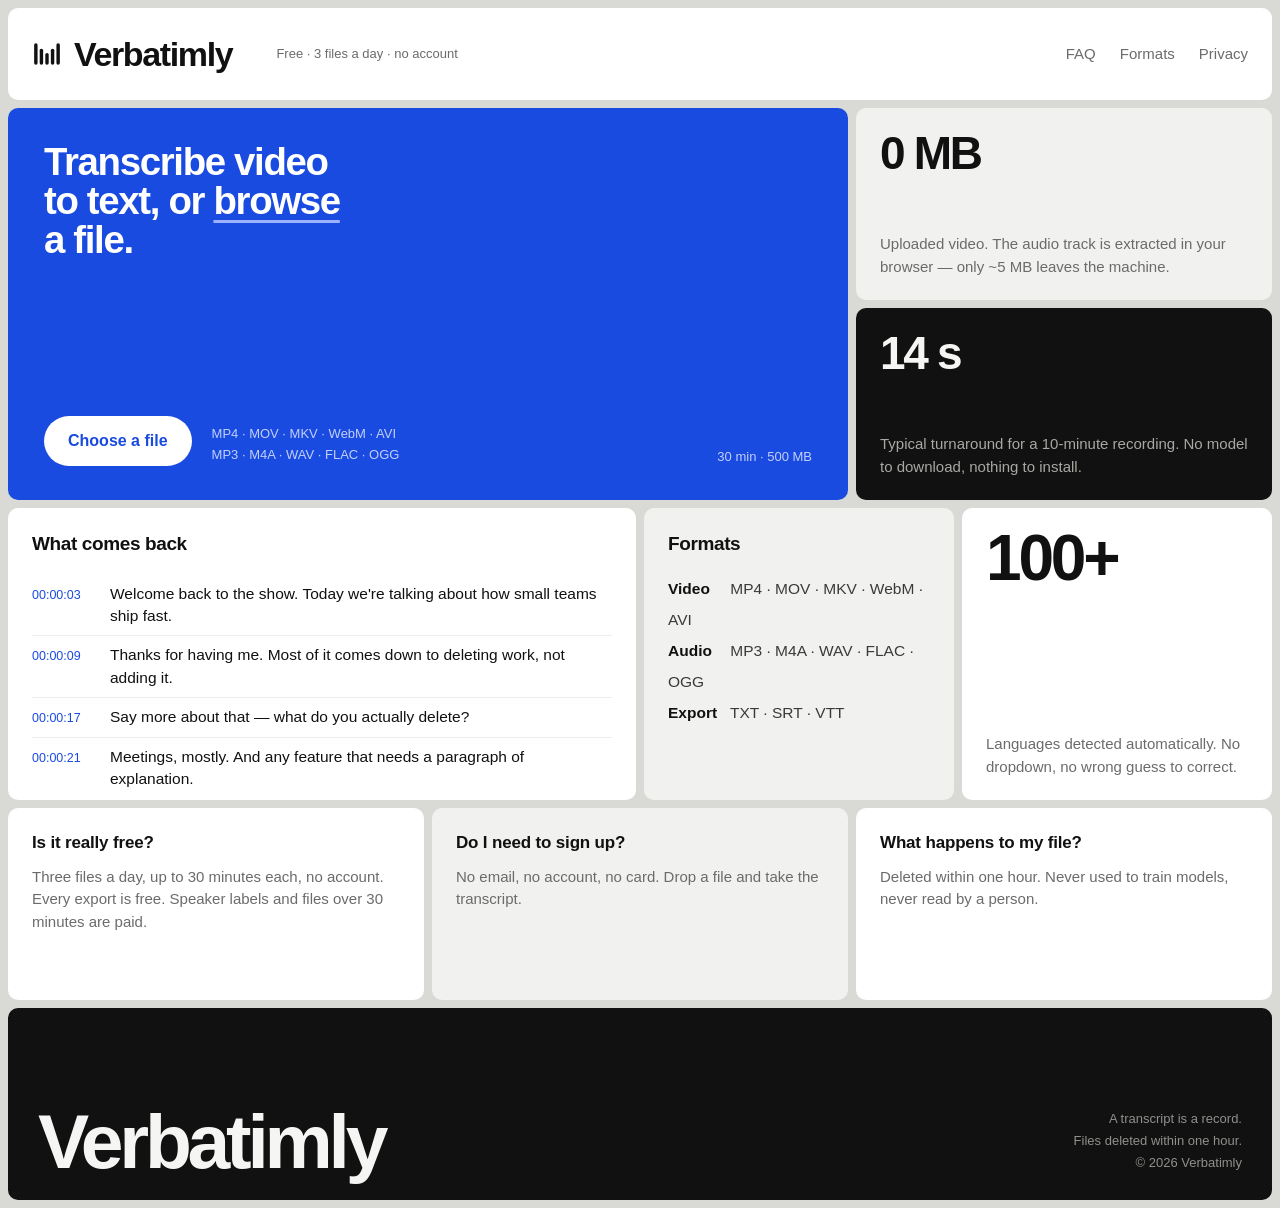
<file: design/comps/board.html>
<!DOCTYPE html>
<html lang="en">
<head>
<meta charset="utf-8">
<meta name="viewport" content="width=device-width, initial-scale=1">
<title>Verbatimly — Direction B: The Board</title>
<link rel="preconnect" href="https://api.fontshare.com">
<link rel="preconnect" href="https://cdn.fontshare.com" crossorigin>
<link href="https://api.fontshare.com/v2/css?f[]=switzer@400,500,600&display=swap" rel="stylesheet">
<style>
:root{
  --gap:8px; --r:10px;
  --page:#d9d9d6; --tile:#ffffff; --soft:#f1f1ef; --ink:#111111; --muted:#6b6b6b;
  --blue:#1a4be0; --blue-ink:#ffffff; --black:#111111; --black-ink:#f5f5f3;
  --step-s:13px; --step-b:17px;
}
*{box-sizing:border-box}
body{margin:0;background:var(--page);color:var(--ink);
  font-family:"Switzer",-apple-system,BlinkMacSystemFont,"Segoe UI",Roboto,sans-serif;
  font-size:var(--step-b);line-height:1.5;-webkit-font-smoothing:antialiased}
a{color:inherit;text-decoration:none}
.board{display:grid;grid-template-columns:repeat(12,minmax(0,1fr));gap:var(--gap);
  padding:var(--gap);grid-auto-rows:92px;max-width:1680px;margin:0 auto}
.tile{border-radius:var(--r);background:var(--tile);padding:22px 24px;overflow:hidden;position:relative}
.tile.soft{background:var(--soft)}
.tile.dark{background:var(--black);color:var(--black-ink)}
.tile.blue{background:var(--blue);color:var(--blue-ink)}

/* name band */
.name{grid-column:span 12;display:flex;align-items:center;gap:20px}
.name .brand{display:flex;align-items:center;gap:12px;font-size:34px;font-weight:600;letter-spacing:-.04em}
.name .brand svg{width:30px;height:30px;color:var(--ink)}
.name .nav{display:flex;gap:24px;font-size:15px;color:var(--muted);margin-left:auto}
.name .badge{font-size:13px;color:var(--muted);margin-left:24px;font-variant-numeric:tabular-nums}

/* upload tile */
.up{grid-column:span 8;grid-row:span 4;background:var(--blue);color:var(--blue-ink);
  display:flex;flex-direction:column;justify-content:space-between;padding:34px 36px;cursor:pointer}
.up:hover{background:#153fc4}
.up .big{font-size:clamp(30px,3vw,44px);font-weight:600;letter-spacing:-.035em;line-height:1.02;max-width:14ch}
.up .big u{text-decoration-color:#9db2ff;text-underline-offset:6px}
.up .row{display:flex;align-items:flex-end;gap:20px}
.up .btn{background:#fff;color:var(--blue);border:0;border-radius:999px;font:inherit;font-weight:600;
  font-size:16px;padding:13px 24px;cursor:pointer}
.up .fmt{font-size:13px;line-height:1.6;color:#c3cffc}
.up .quota{font-size:13px;color:#c3cffc;font-variant-numeric:tabular-nums}

/* fact tiles */
.fact{grid-column:span 4;grid-row:span 2;display:flex;flex-direction:column;justify-content:space-between}
.fact .n{font-size:46px;font-weight:600;letter-spacing:-.05em;line-height:1;font-variant-numeric:tabular-nums}
.fact p{margin:0;font-size:15px;color:var(--muted)}
.fact.dark p{color:#a8a8a4}

/* sample tile */
.sample{grid-column:span 6;grid-row:span 3}
.sample h3{margin:0 0 16px;font-size:19px;font-weight:600;letter-spacing:-.02em}
.srow{display:grid;grid-template-columns:66px 1fr;gap:12px;padding:8px 0;align-items:baseline}
.srow+.srow{border-top:1px solid #ececeb}
.srow .t{font-size:12.5px;color:var(--blue);font-variant-numeric:tabular-nums}
.srow p{margin:0;font-size:15.5px;line-height:1.45}

/* formats */
.fmts{grid-column:span 3;grid-row:span 3}
.fmts h3{margin:0 0 14px;font-size:19px;font-weight:600;letter-spacing:-.02em}
.fmts ul{list-style:none;margin:0;padding:0;font-size:15.5px;line-height:2;color:#3a3a3a}
.fmts li b{font-weight:600;display:inline-block;width:58px;color:var(--ink)}

/* language */
.lang{grid-column:span 3;grid-row:span 3;display:flex;flex-direction:column;justify-content:space-between}
.lang .n{font-size:64px;font-weight:600;letter-spacing:-.05em;line-height:.9}
.lang p{margin:0;font-size:15px;color:var(--muted)}

/* faq tiles */
.q{grid-column:span 4;grid-row:span 2}
.q h3{margin:0 0 10px;font-size:17px;font-weight:600;letter-spacing:-.01em}
.q p{margin:0;font-size:15px;color:var(--muted);line-height:1.5}

/* footer tile */
.foot{grid-column:span 12;grid-row:span 2;display:flex;align-items:flex-end;justify-content:space-between;
  background:var(--black);color:var(--black-ink);padding:26px 30px}
.foot .nm{font-size:clamp(40px,6vw,84px);font-weight:600;letter-spacing:-.055em;line-height:.85}
.foot .meta{font-size:13px;color:#8f8f8b;text-align:right;line-height:1.7}

/* ===== result view ===== */
body.result #uploadView{display:none}
#resultView{display:none}
body.result #resultView{display:grid}

.rtitle{grid-column:span 7;grid-row:span 1;display:flex;align-items:center;gap:18px}
.rtitle h1{margin:0;font-size:30px;letter-spacing:-.035em;font-weight:600}
.rtitle .sp{flex:1}
.rtitle .btn{background:var(--soft);border:0;border-radius:999px;font:inherit;font-size:14px;font-weight:500;padding:10px 18px;cursor:pointer}
.rtitle .btn:hover{background:#e4e4e1}
.rsub{grid-column:span 5;grid-row:span 1;display:flex;align-items:center;justify-content:flex-end;
  font-size:14px;color:var(--muted);font-variant-numeric:tabular-nums}

.player{grid-column:span 8;grid-row:span 3;background:var(--black);color:var(--black-ink);padding:22px 24px;
  display:flex;flex-direction:column;justify-content:space-between}
.player .wv{display:block;width:100%;height:96px}
.player .bar{display:flex;align-items:center;gap:14px;font-size:14px;color:#a3a3a0;font-variant-numeric:tabular-nums}
.player .pbtn{width:44px;height:44px;border-radius:50%;border:0;background:#f5f5f3;display:grid;place-items:center;cursor:pointer;flex:0 0 auto}
.player .pbtn svg{width:15px;height:15px;fill:#111;margin-left:2px}
.player .tnow{color:#f5f5f3;font-size:16px}

.actions{grid-column:span 4;grid-row:span 3;display:flex;flex-direction:column;gap:10px}
.actions .btn{background:var(--soft);border:0;border-radius:10px;font:inherit;font-size:15px;font-weight:500;
  padding:0 18px;height:52px;cursor:pointer;text-align:left;display:flex;align-items:center;justify-content:space-between}
.actions .btn:hover{background:#e6e6e3}
.actions .btn span{color:var(--muted);font-size:13px}
.actions .btn.primary{background:var(--blue);color:#fff}
.actions .btn.primary span{color:#c3cffc}

.tr{grid-column:span 12;grid-row:span 5;padding:10px 0}
.tr .trow{display:grid;grid-template-columns:88px 1fr;gap:16px;padding:13px 24px;align-items:baseline;border-radius:8px}
.tr .trow:hover{background:#fafaf8}
.tr .trow.cur{background:var(--soft)}
.tr .trow .t{font-size:13px;color:var(--blue);font-variant-numeric:tabular-nums;cursor:pointer}
.tr .trow p{margin:0;font-size:16.5px;line-height:1.5}
.tr .trow p[contenteditable]:focus{outline:2px solid var(--blue);outline-offset:4px;border-radius:2px}

@media(max-width:900px){
  .board{grid-auto-rows:auto}
  .name{grid-column:span 12}
  .name .nav{display:none}
  .up{grid-column:span 12;grid-row:auto;min-height:300px}
  .fact{grid-column:span 12;grid-row:auto}
  .sample{grid-column:span 12;grid-row:auto}
  .fmts,.lang{grid-column:span 12;grid-row:auto}
  .q{grid-column:span 12;grid-row:auto}
  .foot{grid-column:span 12;grid-row:auto;flex-direction:column;align-items:flex-start;gap:20px}
  .foot .meta{text-align:left}
  .rtitle,.rsub,.player,.actions,.tr{grid-column:span 12;grid-row:auto}
  .rsub{justify-content:flex-start}
}
</style>
</head>
<body>

<div id="uploadView" class="board">
  <div class="tile name">
    <a class="brand" href="#">
      <svg viewBox="0 0 28 28" fill="none" aria-hidden="true">
        <rect x="2" y="4" width="3.2" height="20" rx="1.6" fill="currentColor"/>
        <rect x="7.2" y="9" width="3.2" height="15" rx="1.6" fill="currentColor"/>
        <rect x="12.4" y="13" width="3.2" height="11" rx="1.6" fill="currentColor"/>
        <rect x="17.6" y="9" width="3.2" height="15" rx="1.6" fill="currentColor"/>
        <rect x="22.8" y="4" width="3.2" height="20" rx="1.6" fill="currentColor"/>
      </svg>
      Verbatimly
    </a>
    <span class="badge">Free · 3 files a day · no account</span>
    <nav class="nav"><a href="#">FAQ</a><a href="#">Formats</a><a href="#">Privacy</a></nav>
  </div>

  <div class="tile up" data-ui role="button" tabindex="0">
    <div class="big">Transcribe video to text, or <u>browse</u> a file.</div>
    <div class="row">
      <button class="btn">Choose a file</button>
      <div class="fmt">MP4 · MOV · MKV · WebM · AVI<br>MP3 · M4A · WAV · FLAC · OGG</div>
      <div class="quota" style="margin-left:auto">30 min · 500 MB</div>
    </div>
  </div>

  <div class="tile soft fact">
    <span class="n">0 MB</span>
    <p>Uploaded video. The audio track is extracted in your browser — only ~5 MB leaves the machine.</p>
  </div>
  <div class="tile dark fact">
    <span class="n">14 s</span>
    <p>Typical turnaround for a 10-minute recording. No model to download, nothing to install.</p>
  </div>

  <div class="tile sample" data-ui>
    <h3>What comes back</h3>
    <div class="srow"><span class="t">00:00:03</span><p>Welcome back to the show. Today we're talking about how small teams ship fast.</p></div>
    <div class="srow"><span class="t">00:00:09</span><p>Thanks for having me. Most of it comes down to deleting work, not adding it.</p></div>
    <div class="srow"><span class="t">00:00:17</span><p>Say more about that — what do you actually delete?</p></div>
    <div class="srow"><span class="t">00:00:21</span><p>Meetings, mostly. And any feature that needs a paragraph of explanation.</p></div>
  </div>

  <div class="tile soft fmts">
    <h3>Formats</h3>
    <ul>
      <li><b>Video</b> MP4 · MOV · MKV · WebM · AVI</li>
      <li><b>Audio</b> MP3 · M4A · WAV · FLAC · OGG</li>
      <li><b>Export</b> TXT · SRT · VTT</li>
    </ul>
  </div>

  <div class="tile lang">
    <div class="n">100+</div>
    <p>Languages detected automatically. No dropdown, no wrong guess to correct.</p>
  </div>

  <div class="tile q">
    <h3>Is it really free?</h3>
    <p>Three files a day, up to 30 minutes each, no account. Every export is free. Speaker labels and files over 30 minutes are paid.</p>
  </div>
  <div class="tile soft q">
    <h3>Do I need to sign up?</h3>
    <p>No email, no account, no card. Drop a file and take the transcript.</p>
  </div>
  <div class="tile q">
    <h3>What happens to my file?</h3>
    <p>Deleted within one hour. Never used to train models, never read by a person.</p>
  </div>

  <div class="tile foot">
    <div class="nm">Verbatimly</div>
    <div class="meta">A transcript is a record.<br>Files deleted within one hour.<br>© 2026 Verbatimly</div>
  </div>
</div>

<div id="resultView" class="board">
  <div class="tile rtitle">
    <h1>interview-kobe.mp4</h1>
    <span class="sp"></span>
    <button class="btn">New file</button>
  </div>
  <div class="tile rsub">8 min 12 s · 58 segments · transcribed in 14 s</div>

  <div class="tile player" data-ui>
    <svg class="wv" viewBox="0 0 1000 96" preserveAspectRatio="none" aria-hidden="true"><g fill="#6f8cff"></g></svg>
    <div class="bar">
      <button class="pbtn" aria-label="Play"><svg viewBox="0 0 16 16"><path d="M4 2l10 6-10 6z"/></svg></button>
      <span class="tnow">04:17</span><span>/ 08:12</span>
      <span style="margin-left:auto">Click the waveform to jump</span>
    </div>
  </div>

  <div class="actions">
    <button class="btn primary">Copy transcript <span>all lines</span></button>
    <button class="btn">Download SRT <span>subtitles</span></button>
    <button class="btn">Download VTT <span>subtitles</span></button>
    <button class="btn">Download TXT <span>plain text</span></button>
  </div>

  <div class="tile tr" data-ui>
    <div class="trow"><span class="t">00:00:03</span><p contenteditable="true">Welcome back to the show. Today we're talking about how small teams ship fast.</p></div>
    <div class="trow"><span class="t">00:00:09</span><p contenteditable="true">Thanks for having me. I think the honest answer is that most of it comes down to deleting work, not adding it.</p></div>
    <div class="trow cur"><span class="t">00:04:17</span><p contenteditable="true">Meetings, mostly. And any feature that needs a paragraph of explanation before you can use it.</p></div>
    <div class="trow"><span class="t">00:04:23</span><p contenteditable="true">That's a high bar. Doesn't that kill a lot of good ideas before they get a chance?</p></div>
    <div class="trow"><span class="t">00:04:31</span><p contenteditable="true">It kills the ones that were going to be explained forever. The ones worth keeping explain themselves in a screenshot.</p></div>
  </div>
</div>

<script>
function route(){ document.body.classList.toggle('result', location.hash === '#result'); }
addEventListener('hashchange', route); route();
(function(){
  document.querySelectorAll('.wv, .wave').forEach(svg => {
    const g = svg.querySelector('g'); if (!g) return;
    const color = svg.classList.contains('wv') ? '#6f8cff' : '#b4342c';
    const n = 260; let d = '';
    for (let i = 0; i < n; i++) {
      const x = i * (1000 / n);
      const env = 0.25 + 0.75 * Math.abs(Math.sin(i / 17) * Math.cos(i / 41));
      const h = 8 + env * 76 * (0.35 + 0.65 * Math.abs(Math.sin(i * 1.7)));
      d += `<rect x="${x.toFixed(1)}" y="${(48 - h/2).toFixed(1)}" width="${(1000/n - 1.4).toFixed(1)}" height="${h.toFixed(1)}" rx="1.2" fill="${color}" opacity="${(0.5 + env*0.5).toFixed(2)}"/>`;
    }
    g.outerHTML = d;
  });
})();
</script>
</body>
</html>
</file>
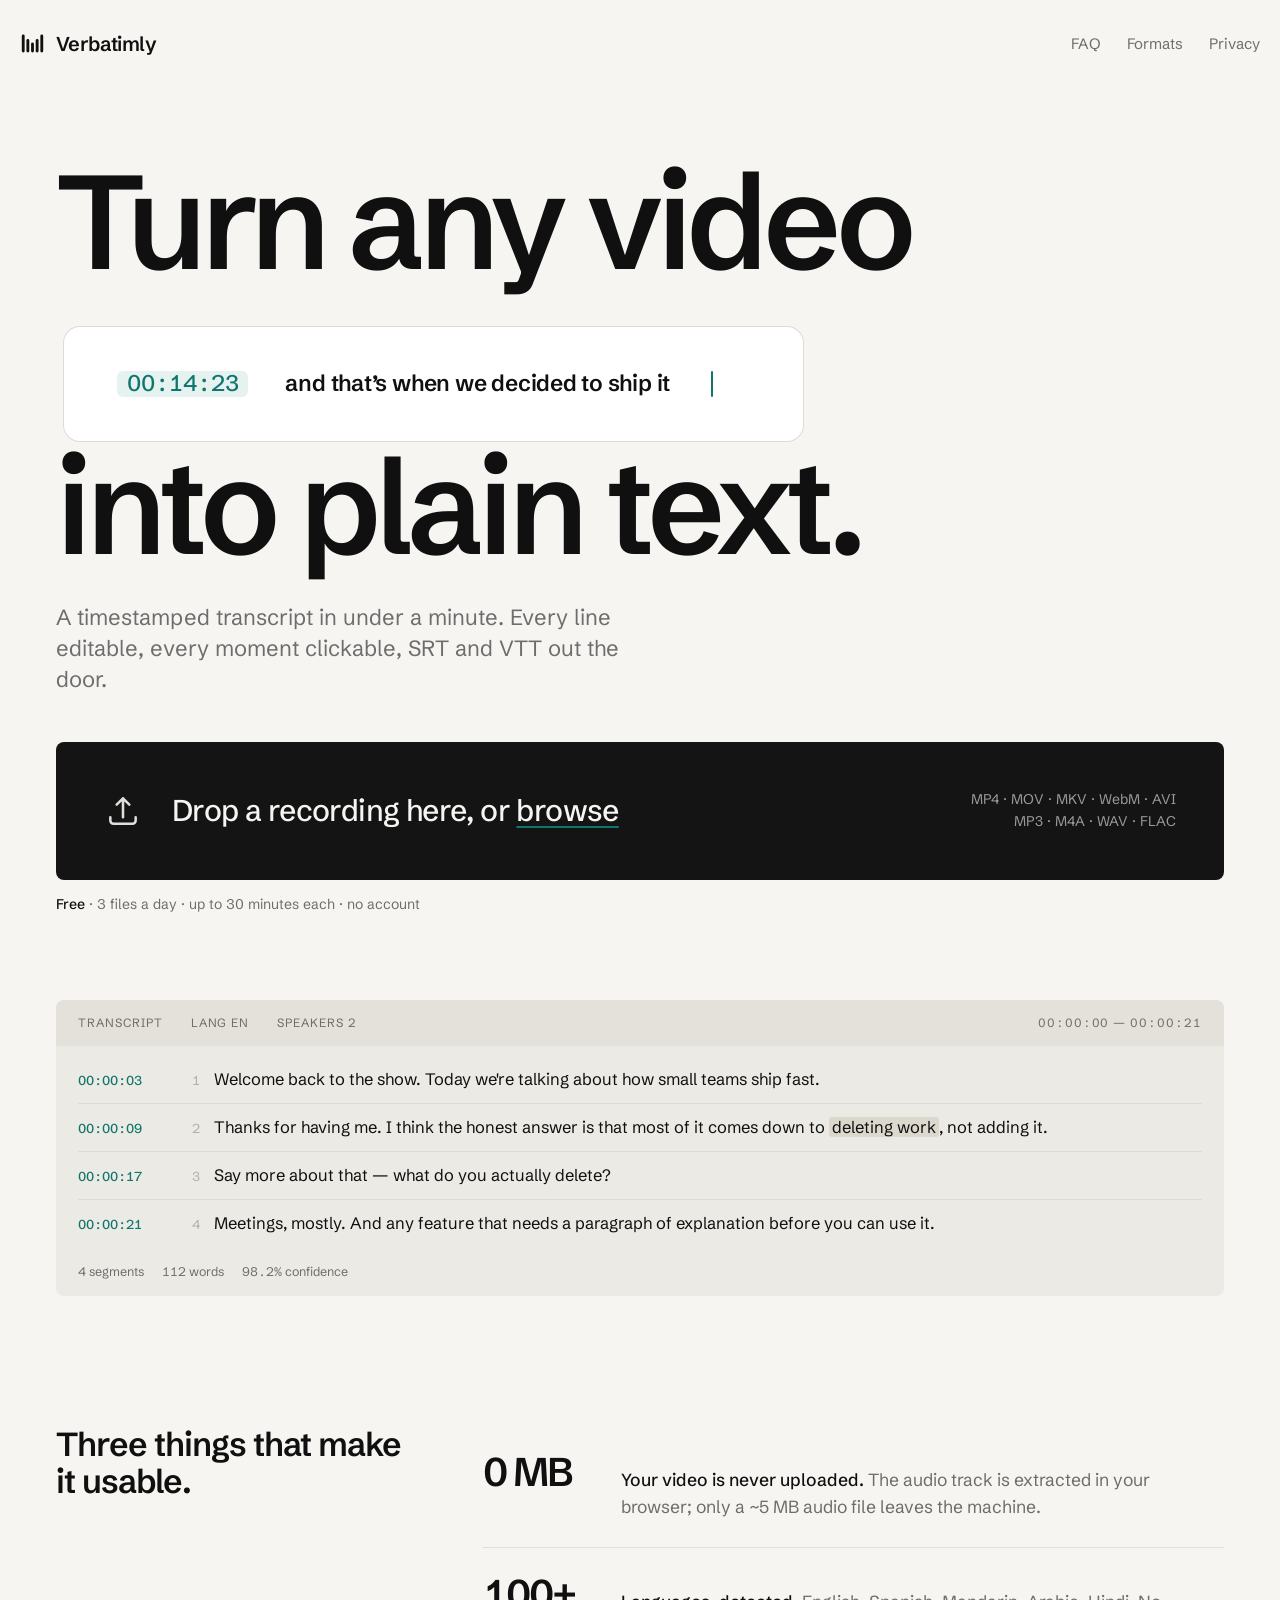
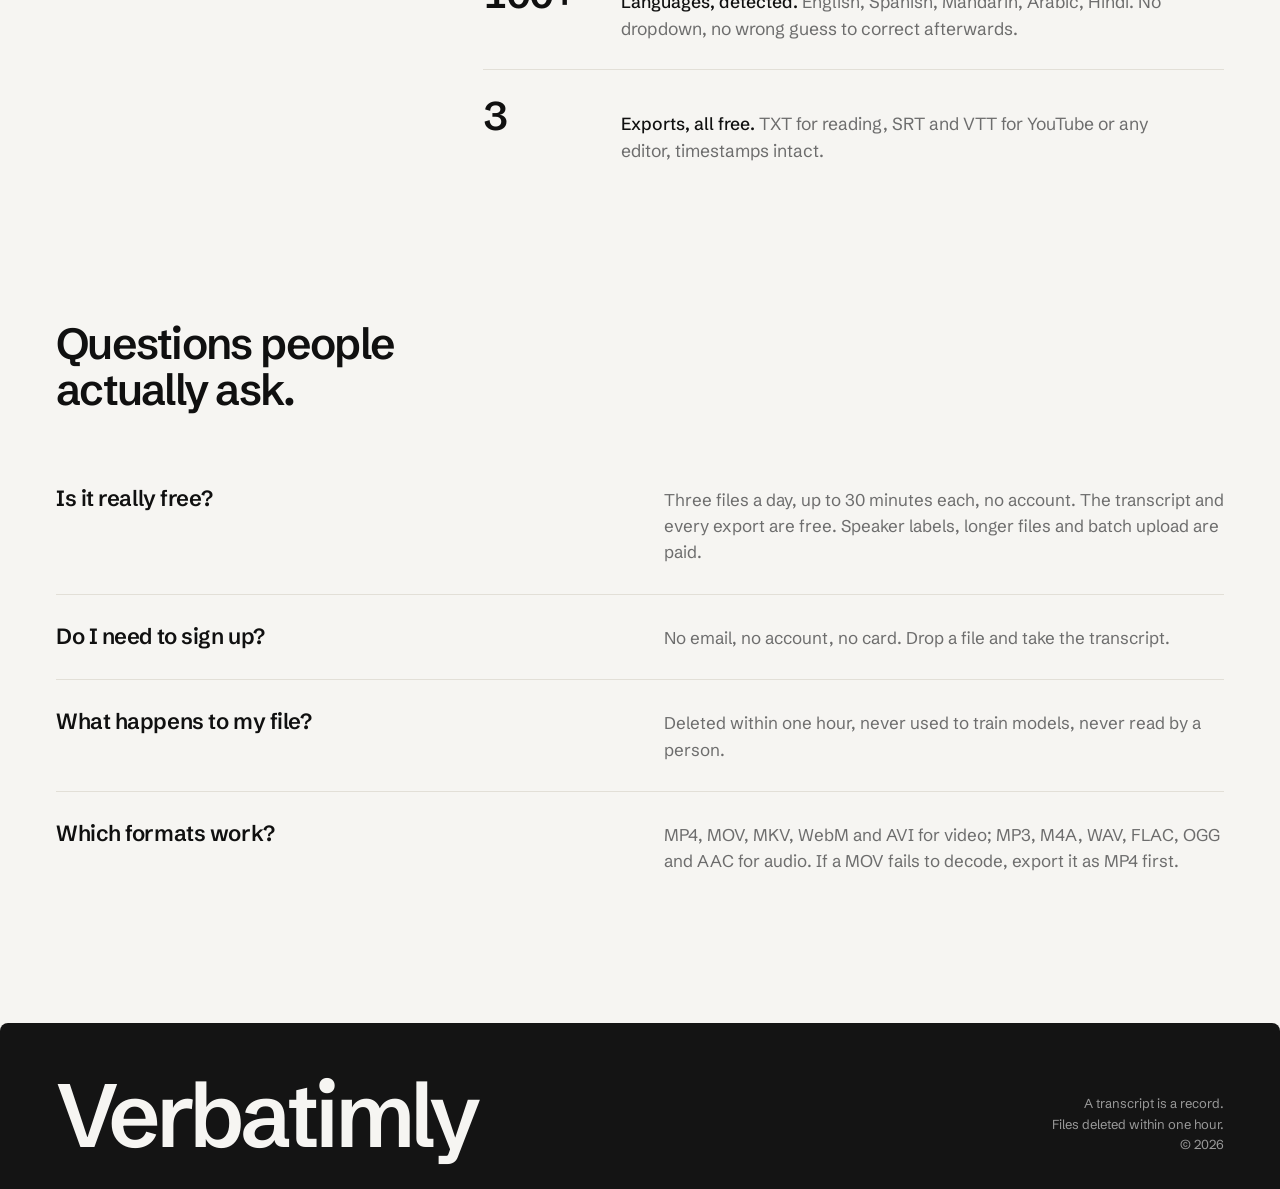
<file: design/comps/combo.html>
<!DOCTYPE html>
<html lang="en">
<head>
<meta charset="utf-8">
<meta name="viewport" content="width=device-width, initial-scale=1">
<title>Verbatimly — Direction C+A</title>
<link rel="preconnect" href="https://fonts.googleapis.com">
<link rel="preconnect" href="https://fonts.gstatic.com" crossorigin>
<link href="https://fonts.googleapis.com/css2?family=Schibsted+Grotesk:wght@400;500;600;700&display=swap" rel="stylesheet">
<style>
:root{
  --paper:#f6f5f2; --ink:#101010; --muted:#6d6d6d; --field:#eceae4;
  --accent:#0f766e; --accent-ink:#ffffff; --dark:#141414; --dark-ink:#f6f5f2;
  --radius:8px; --pill:999px; --pad:36px;
}
*{box-sizing:border-box}
body{margin:0;background:var(--paper);color:var(--ink);
  font-family:"Schibsted Grotesk",-apple-system,BlinkMacSystemFont,"Segoe UI",Roboto,sans-serif;
  font-size:18px;line-height:1.55;-webkit-font-smoothing:antialiased}
a{color:inherit;text-decoration:none}
.wrap{max-width:1240px;margin:0 auto;padding:0 var(--pad)}

/* top */
.top{display:flex;justify-content:space-between;align-items:center;padding:28px 0;font-size:15px}
.brand{display:flex;align-items:center;gap:11px;font-weight:600;font-size:20px;letter-spacing:-.03em}
.brand svg{width:25px;height:25px;color:var(--ink)}
.top nav{display:flex;gap:26px;color:var(--muted)}
.top nav a:hover{color:var(--ink)}

/* poster (from C) */
.poster{padding:72px 0 0}
h1{margin:0;font-weight:600;letter-spacing:-.045em;line-height:.94;
  font-size:clamp(52px,10.4vw,148px)}
h1 .ln{display:block;white-space:nowrap}
.slot{display:none;vertical-align:baseline;position:relative;top:-.02em;overflow:hidden;margin:0 .06em;letter-spacing:0}
.slot.on{display:inline-flex}

/* A · 真实字幕条：产品输出直接嵌进句子（白底卡片，与黑色上传条区分） */
.slot-a{width:5.55em;height:.86em;background:#fff;border-radius:16px;
  align-items:center;gap:.28em;padding:0 .4em;box-shadow:0 0 0 1px #dedbd2}
.slot-a .tc{font-size:.17em;font-weight:500;color:var(--accent);font-variant-numeric:tabular-nums;
  background:#e6f2f0;padding:.12em .42em;border-radius:6px}
.slot-a .tx{font-size:.17em;color:var(--ink);white-space:nowrap;letter-spacing:-.01em}
.slot-a .caret{display:inline-block;flex:0 0 auto;font-size:.17em;width:.11em;height:1.15em;background:var(--accent);
  border-radius:1px;margin-left:.16em;animation:blink 1.1s steps(1) infinite}

/* B · 波形 + 时间码 + 播放头 */
.slot-b{width:4.2em;height:.8em;background:var(--accent);border-radius:var(--pill);
  align-items:center;padding:0 .38em;gap:.26em}
.slot-b svg{width:2.8em;height:100%;display:block}
.slot-b .now{font-size:.18em;color:#fff;font-variant-numeric:tabular-nums;font-weight:500}
.slot-b .head{position:absolute;left:64%;top:10%;bottom:10%;width:3px;background:#fff}

/* C · 微型转录窗口：两行 + 光标 */
.slot-c{width:3.6em;height:.9em;background:#fff;border-radius:14px;
  flex-direction:column;justify-content:center;padding:.07em .42em;box-shadow:0 0 0 1px #dedbd2}
.slot-c .l{display:block;font-size:.13em;line-height:1.45;white-space:nowrap;color:var(--ink)}
.slot-c .tc{color:var(--accent);font-variant-numeric:tabular-nums;font-weight:500;margin-right:.35em}
.slot-c .caret{display:inline-block;width:2px;height:1em;background:var(--accent);margin-left:2px;vertical-align:-2px;animation:blink 1.1s steps(1) infinite}
@keyframes blink{50%{opacity:0}}
.sub{margin:34px 0 0;font-size:22px;color:var(--muted);max-width:46ch;line-height:1.4}

/* drop band (from A) */
.drop{margin:46px 0 0;background:var(--dark);color:var(--dark-ink);border-radius:var(--radius);
  padding:46px 48px;display:flex;align-items:center;gap:30px;cursor:pointer}
.drop:hover{background:#000}
.drop .arrow{flex:0 0 auto;width:38px;height:38px;opacity:.9}
.drop .ask{font-size:30px;font-weight:500;letter-spacing:-.02em}
.drop .ask u{text-decoration-color:var(--accent);text-decoration-thickness:2px;text-underline-offset:5px}
.drop .formats{margin-left:auto;font-size:14px;color:#9a9a9a;text-align:right;line-height:1.55}
.quota{margin:14px 0 0;font-size:14px;color:var(--muted);font-variant-numeric:tabular-nums}
.quota b{color:var(--ink);font-weight:500}

/* record sample (from A) */
.record{margin:84px 0 0;background:var(--field);border-radius:var(--radius);padding:0 0 10px;overflow:hidden}
.rhead{display:flex;gap:28px;padding:14px 22px;font-size:12px;letter-spacing:.08em;color:var(--muted);
  background:#e4e1da;font-variant-numeric:tabular-nums}
.rhead .r{margin-left:auto}
.rlines{padding:10px 22px 4px}
.rline{display:grid;grid-template-columns:78px 30px 1fr;gap:14px;padding:11px 0;align-items:baseline}
.rline+.rline{border-top:1px solid #dedbd2}
.tc{font-size:13px;color:var(--accent);font-variant-numeric:tabular-nums;font-weight:500}
.no{font-size:13px;color:#b3afa4;font-variant-numeric:tabular-nums;text-align:right}
.rline p{margin:0;font-size:16.5px;line-height:1.5}
.rline p em{font-style:normal;background:#dcd8cd;border-radius:3px;padding:0 3px}
.rfoot{display:flex;gap:18px;padding:12px 22px 4px;font-size:12.5px;color:var(--muted);font-variant-numeric:tabular-nums}

/* facts (from C) */
.facts{margin:130px 0 0;display:grid;grid-template-columns:minmax(0,4fr) minmax(0,8fr);gap:56px}
.lede{font-size:clamp(26px,2.6vw,36px);font-weight:600;letter-spacing:-.03em;line-height:1.12;margin:0}
.lede em{font-style:normal;color:var(--accent)}
.flist{display:flex;flex-direction:column;gap:0}
.f{padding:26px 0;display:grid;grid-template-columns:110px 1fr;gap:28px;align-items:baseline}
.f+.f{border-top:1px solid #e2dfd7}
.f b{font-size:40px;font-weight:600;letter-spacing:-.05em;font-variant-numeric:tabular-nums;line-height:1}
.f p{margin:0;font-size:17.5px;color:var(--muted);max-width:52ch}
.f p strong{color:var(--ink);font-weight:500}

/* faq (from C) */
.faq{margin:130px 0 0}
.faq h2{font-size:clamp(30px,3.4vw,44px);letter-spacing:-.04em;margin:0 0 44px;font-weight:600;line-height:1.05;max-width:18ch}
.q{display:grid;grid-template-columns:minmax(0,6fr) minmax(0,6fr);gap:48px;padding:28px 0;align-items:baseline}
.q+.q{border-top:1px solid #e2dfd7}
.q h3{margin:0;font-size:22px;font-weight:600;letter-spacing:-.02em;line-height:1.25}
.q p{margin:0;color:var(--muted);font-size:17px}

/* footer (from A) */
.foot{margin-top:120px;background:var(--dark);color:var(--dark-ink);border-radius:var(--radius) var(--radius) 0 0}
.foot .in{display:flex;justify-content:space-between;align-items:flex-end;padding:52px var(--pad) 34px;max-width:1240px;margin:0 auto}
.foot .name{font-size:clamp(40px,7vw,92px);font-weight:600;letter-spacing:-.05em;line-height:.9}
.foot .small{font-size:13px;color:#9a9a9a;max-width:320px;text-align:right;line-height:1.6}

/* ===== result view (A layout, teal wave) ===== */
body.result #uploadView{display:none}
#resultView{display:none}
body.result #resultView{display:block}
.rv{padding:26px 0 0}
.rvhead{display:flex;align-items:center;gap:18px}
.rvhead h1{font-size:clamp(30px,3.4vw,46px);margin:0;max-width:none;letter-spacing:-.04em}
.btn{border:0;border-radius:var(--pill);font:inherit;font-size:15px;font-weight:500;padding:11px 20px;cursor:pointer;
  background:var(--field);color:var(--ink)}
.btn:hover{background:#dcd8ce}
.rvhead .sp{flex:1}
.rvsum{color:var(--muted);font-size:15px;margin:10px 0 0;font-variant-numeric:tabular-nums}

.wavebox{margin:30px 0 0;background:var(--field);border-radius:var(--radius);padding:18px 22px 14px}
.wave{display:block;width:100%;height:76px}
.playing-bar{display:flex;align-items:center;gap:16px;margin-top:10px;font-size:14px;color:var(--muted);font-variant-numeric:tabular-nums}
.playbtn{width:42px;height:42px;border-radius:50%;background:var(--dark);border:0;display:grid;place-items:center;cursor:pointer;flex:0 0 auto}
.playbtn svg{width:16px;height:16px;fill:var(--dark-ink);margin-left:2px}
.time{font-variant-numeric:tabular-nums;color:var(--ink)}

.toolbar{display:flex;align-items:center;gap:10px;margin:26px 0 14px}
.toolbar .label{font-size:14px;color:var(--muted);margin-right:auto;display:flex;align-items:center;gap:8px}
.box{width:17px;height:17px;border-radius:4px;background:var(--accent);display:inline-grid;place-items:center}
.box svg{width:11px;height:11px;stroke:#fff;fill:none;stroke-width:2.4}

.tp{background:#fff;border-radius:var(--radius);padding:6px 0}
.trow{display:grid;grid-template-columns:82px 1fr;gap:16px;padding:12px 22px;align-items:baseline}
.trow.cur{background:#f0f6f5}
.trow .t{font-size:13px;color:var(--accent);font-variant-numeric:tabular-nums;cursor:pointer}
.trow .t:hover{text-decoration:underline;text-underline-offset:3px}
.trow p{margin:0;font-size:16.5px}
.trow p[contenteditable]:focus{outline:2px solid var(--accent);outline-offset:4px;border-radius:2px}
.edithint{text-align:right;font-size:13px;color:#9a9a9a;margin:12px 0 0}

@media(max-width:900px){
  :root{--pad:20px}
  .nav{display:none}
  .poster{padding-top:52px}
  .sub{font-size:19px}
  .drop{flex-direction:column;align-items:flex-start;gap:16px;padding:24px}
  .drop .ask{font-size:20px}
  .drop .formats{margin:0;text-align:left}
  .facts,.q{grid-template-columns:1fr;gap:26px}
  .f{grid-template-columns:80px 1fr;gap:18px}
  .rline{grid-template-columns:64px 1fr}
  .rline .no{display:none}
  .foot .in{flex-direction:column;align-items:flex-start;gap:26px}
  .foot .small{text-align:left}
  .trow{grid-template-columns:66px 1fr}
}
</style>
</head>
<body>

<div id="uploadView">
<header class="top wrap">
  <a class="brand" href="#">
    <svg viewBox="0 0 28 28" fill="none" aria-hidden="true">
      <rect x="2" y="4" width="3.2" height="20" rx="1.6" fill="currentColor"/>
      <rect x="7.2" y="9" width="3.2" height="15" rx="1.6" fill="currentColor"/>
      <rect x="12.4" y="13" width="3.2" height="11" rx="1.6" fill="currentColor"/>
      <rect x="17.6" y="9" width="3.2" height="15" rx="1.6" fill="currentColor"/>
      <rect x="22.8" y="4" width="3.2" height="20" rx="1.6" fill="currentColor"/>
    </svg>
    Verbatimly
  </a>
  <nav class="nav"><a href="#">FAQ</a><a href="#">Formats</a><a href="#">Privacy</a></nav>
</header>

<main class="wrap">
  <section class="poster">
    <h1>
      <span class="ln">Turn any video</span>
      <span class="ln">
        <span class="slot slot-a" data-ui>
          <span class="tc">00:14:23</span>
          <span class="tx">and that&rsquo;s when we decided to ship it</span>
          <span class="caret"></span>
        </span>
        <span class="slot slot-b" data-ui>
          <svg viewBox="0 0 300 60" preserveAspectRatio="none"><g fill="#ffffff"></g></svg>
          <span class="now">00:14</span>
          <span class="head"></span>
        </span>
        <span class="slot slot-c" data-ui>
          <span class="l"><span class="tc">00:14:23</span><span class="w">and that&rsquo;s when we</span></span>
          <span class="l"><span class="w">decided to ship it</span><span class="caret"></span></span>
        </span>
      </span>
      <span class="ln">into plain text.</span>
    </h1>
    <p class="sub">A timestamped transcript in under a minute. Every line editable, every moment clickable, SRT and VTT out the door.</p>

    <div class="drop" data-ui role="button" tabindex="0">
      <svg class="arrow" viewBox="0 0 24 24" fill="none" stroke="currentColor" stroke-width="1.6">
        <path d="M12 16V4m0 0L8 8m4-4l4 4" stroke-linecap="round" stroke-linejoin="round"/>
        <path d="M4 16v2a2 2 0 002 2h12a2 2 0 002-2v-2" stroke-linecap="round"/>
      </svg>
      <div class="ask">Drop a recording here, or <u>browse</u></div>
      <div class="formats">MP4 · MOV · MKV · WebM · AVI<br>MP3 · M4A · WAV · FLAC</div>
    </div>
    <p class="quota"><b>Free</b> · 3 files a day · up to 30 minutes each · no account</p>
  </section>

  <section class="record" data-ui aria-label="Example transcript">
    <div class="rhead"><span>TRANSCRIPT</span><span>LANG EN</span><span>SPEAKERS 2</span><span class="r">00:00:00 — 00:00:21</span></div>
    <div class="rlines">
      <div class="rline"><span class="tc">00:00:03</span><span class="no">1</span><p>Welcome back to the show. Today we're talking about how small teams ship fast.</p></div>
      <div class="rline"><span class="tc">00:00:09</span><span class="no">2</span><p>Thanks for having me. I think the honest answer is that most of it comes down to <em>deleting work</em>, not adding it.</p></div>
      <div class="rline"><span class="tc">00:00:17</span><span class="no">3</span><p>Say more about that — what do you actually delete?</p></div>
      <div class="rline"><span class="tc">00:00:21</span><span class="no">4</span><p>Meetings, mostly. And any feature that needs a paragraph of explanation before you can use it.</p></div>
    </div>
    <div class="rfoot"><span>4 segments</span><span>112 words</span><span>98.2% confidence</span></div>
  </section>

  <section class="facts">
    <p class="lede">Three things that make it usable.</p>
    <div class="flist">
      <div class="f"><b>0 MB</b><p><strong>Your video is never uploaded.</strong> The audio track is extracted in your browser; only a ~5 MB audio file leaves the machine.</p></div>
      <div class="f"><b>100+</b><p><strong>Languages, detected.</strong> English, Spanish, Mandarin, Arabic, Hindi. No dropdown, no wrong guess to correct afterwards.</p></div>
      <div class="f"><b>3</b><p><strong>Exports, all free.</strong> TXT for reading, SRT and VTT for YouTube or any editor, timestamps intact.</p></div>
    </div>
  </section>

  <section class="faq">
    <h2>Questions people actually ask.</h2>
    <div class="q"><h3>Is it really free?</h3><p>Three files a day, up to 30 minutes each, no account. The transcript and every export are free. Speaker labels, longer files and batch upload are paid.</p></div>
    <div class="q"><h3>Do I need to sign up?</h3><p>No email, no account, no card. Drop a file and take the transcript.</p></div>
    <div class="q"><h3>What happens to my file?</h3><p>Deleted within one hour, never used to train models, never read by a person.</p></div>
    <div class="q"><h3>Which formats work?</h3><p>MP4, MOV, MKV, WebM and AVI for video; MP3, M4A, WAV, FLAC, OGG and AAC for audio. If a MOV fails to decode, export it as MP4 first.</p></div>
  </section>
</main>

<footer class="foot">
  <div class="in">
    <div class="name">Verbatimly</div>
    <div class="small">A transcript is a record.<br>Files deleted within one hour.<br>© 2026</div>
  </div>
</footer>
</div>

<div id="resultView">
<header class="top wrap">
  <a class="brand" href="#">
    <svg viewBox="0 0 28 28" fill="none" aria-hidden="true">
      <rect x="2" y="4" width="3.2" height="20" rx="1.6" fill="currentColor"/>
      <rect x="7.2" y="9" width="3.2" height="15" rx="1.6" fill="currentColor"/>
      <rect x="12.4" y="13" width="3.2" height="11" rx="1.6" fill="currentColor"/>
      <rect x="17.6" y="9" width="3.2" height="15" rx="1.6" fill="currentColor"/>
      <rect x="22.8" y="4" width="3.2" height="20" rx="1.6" fill="currentColor"/>
    </svg>
    Verbatimly
  </a>
  <nav class="nav"><a href="#">FAQ</a><a href="#">Formats</a><a href="#">Privacy</a></nav>
</header>

<main class="wrap rv">
  <div class="rvhead">
    <h1>Your transcript</h1>
    <span class="sp"></span>
    <button class="btn">New file</button>
  </div>
  <p class="rvsum">interview-kobe.mp4 · 8 min 12 s · 58 segments · transcribed in 14 s</p>

  <div class="wavebox" data-ui>
    <svg class="wave" viewBox="0 0 1000 76" preserveAspectRatio="none" aria-hidden="true"><g fill="#0f766e"></g></svg>
    <div class="playing-bar">
      <button class="playbtn" aria-label="Play">
        <svg viewBox="0 0 16 16"><path d="M4 2l10 6-10 6z"/></svg>
      </button>
      <span class="time">04:17</span>
      <span>/ 08:12</span>
      <span style="margin-left:auto">Click the waveform to jump</span>
    </div>
  </div>

  <div class="toolbar">
    <span class="label"><span class="box"><svg viewBox="0 0 12 12"><path d="M2 6l3 3 5-6"/></svg></span> Timestamps</span>
    <button class="btn">Copy</button>
    <button class="btn">TXT</button>
    <button class="btn">SRT</button>
    <button class="btn">VTT</button>
  </div>

  <div class="tp" data-ui>
    <div class="trow"><span class="t">00:00:03</span><p contenteditable="true">Welcome back to the show. Today we're talking about how small teams ship fast.</p></div>
    <div class="trow"><span class="t">00:00:09</span><p contenteditable="true">Thanks for having me. I think the honest answer is that most of it comes down to deleting work, not adding it.</p></div>
    <div class="trow cur"><span class="t">00:04:17</span><p contenteditable="true">Meetings, mostly. And any feature that needs a paragraph of explanation before you can use it.</p></div>
    <div class="trow"><span class="t">00:04:23</span><p contenteditable="true">That's a high bar. Doesn't that kill a lot of good ideas before they get a chance?</p></div>
    <div class="trow"><span class="t">00:04:31</span><p contenteditable="true">It kills the ones that were going to be explained forever. The ones worth keeping explain themselves in a screenshot.</p></div>
  </div>
  <p class="edithint">Every line is editable — click and type before you export.</p>
</main>
</div>

<script>
function route(){
  const h = location.hash;
  document.body.classList.toggle('result', h === '#result');
  document.querySelectorAll('.slot').forEach(s => s.classList.remove('on'));
  const want = h === '#b' ? '.slot-b' : h === '#c' ? '.slot-c' : '.slot-a';
  const el = document.querySelector(want);
  if (el) el.classList.add('on');
}
addEventListener('hashchange', route); route();
(function(){
  document.querySelectorAll('.wave, .slot svg').forEach(svg => {
    const g = svg.querySelector('g'); if (!g) return;
    const isSlot = svg.parentElement.classList.contains('slot');
    const W = isSlot ? 300 : 1000, H = isSlot ? 60 : 76;
    const n = isSlot ? 46 : 280;
    const col = isSlot ? '#ffffff' : '#0f766e';
    let d = '';
    for (let i = 0; i < n; i++) {
      const x = i * (W / n);
      const env = 0.3 + 0.7 * Math.abs(Math.sin(i / (isSlot ? 3.1 : 17)) * Math.cos(i / (isSlot ? 6.4 : 41)));
      const h = (isSlot ? 6 : 8) + env * (H - 14) * (0.35 + 0.65 * Math.abs(Math.sin(i * 1.7)));
      d += `<rect x="${x.toFixed(1)}" y="${((H/2) - h/2).toFixed(1)}" width="${(W/n - (isSlot?1.6:1.4)).toFixed(1)}" height="${h.toFixed(1)}" rx="1.4" fill="${col}" opacity="${(0.55 + env*0.45).toFixed(2)}"/>`;
    }
    g.outerHTML = d;
  });
})();
</script>
</body>
</html>
</file>
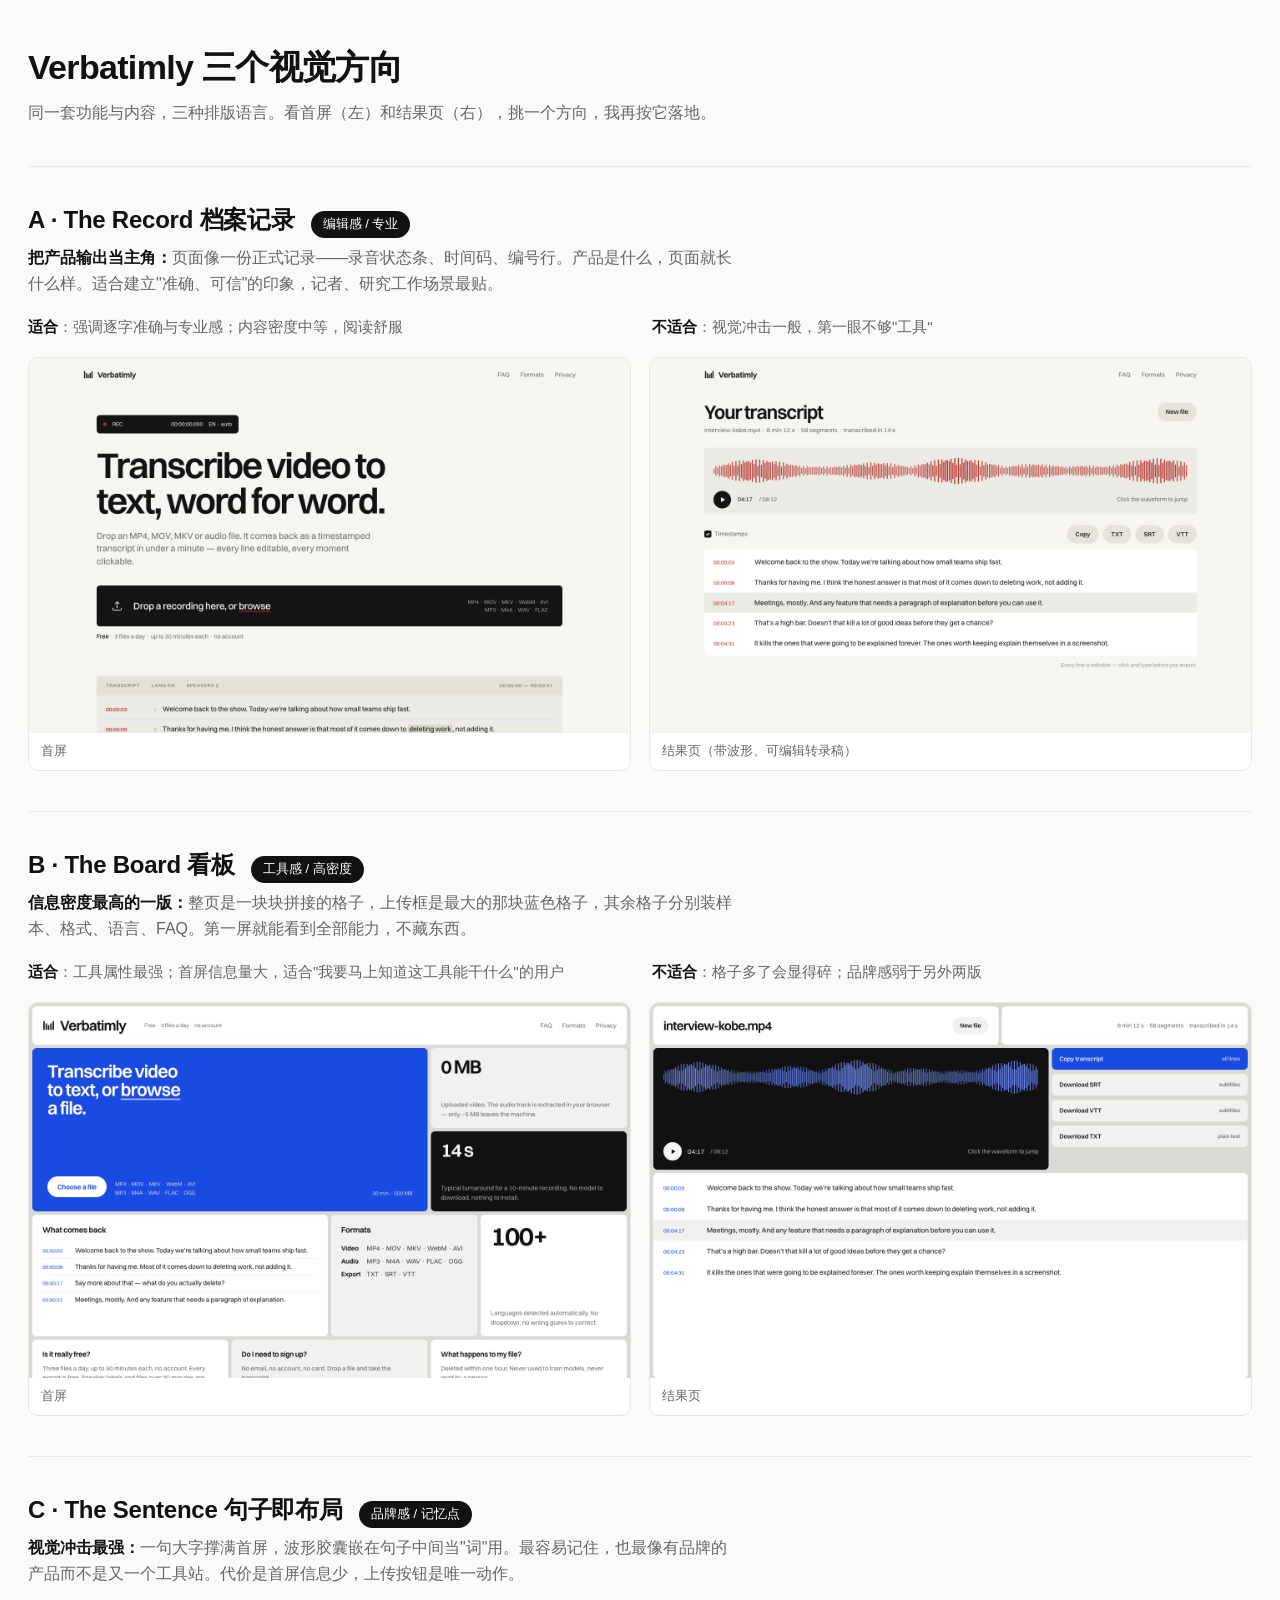
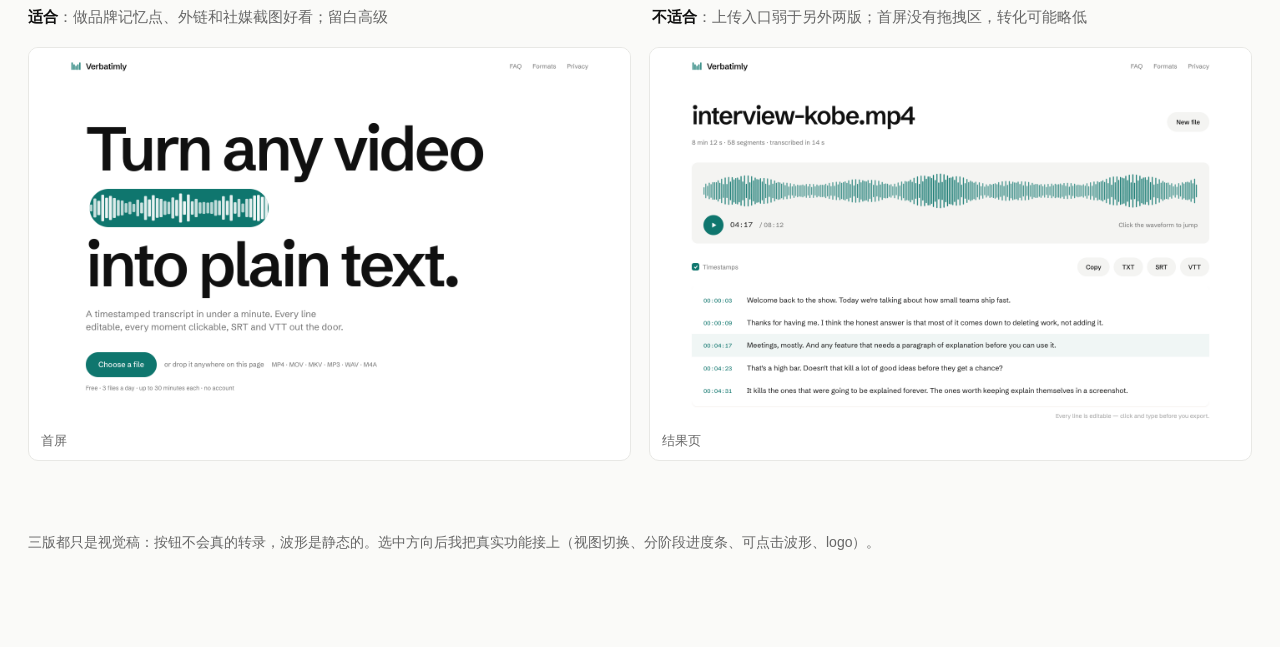
<file: design/comps/gallery.html>
<!DOCTYPE html>
<html lang="zh-CN">
<head>
<meta charset="utf-8">
<meta name="viewport" content="width=device-width, initial-scale=1">
<title>Verbatimly — 三个视觉方向</title>
<style>
  :root { --ink:#111; --muted:#666; --line:#e8e8e5; --bg:#fafaf8; }
  * { box-sizing: border-box; }
  body { margin:0; background:var(--bg); color:var(--ink);
    font:16px/1.6 -apple-system,BlinkMacSystemFont,"PingFang SC","Segoe UI",sans-serif; }
  .wrap { max-width:1500px; margin:0 auto; padding:40px 28px 80px; }
  h1 { font-size:34px; letter-spacing:-.02em; margin:0 0 6px; }
  .lead { color:var(--muted); margin:0 0 40px; }
  section { padding:34px 0 40px; border-top:1px solid var(--line); }
  .head { display:flex; align-items:baseline; gap:16px; flex-wrap:wrap; margin-bottom:6px; }
  h2 { font-size:24px; margin:0; letter-spacing:-.01em; }
  .tag { font-size:13px; color:#fff; background:#111; border-radius:999px; padding:3px 12px; }
  .desc { color:var(--muted); margin:0 0 18px; max-width:80ch; }
  .desc b { color:var(--ink); }
  .shots { display:grid; grid-template-columns:1fr 1fr; gap:18px; }
  .shot { background:#fff; border:1px solid var(--line); border-radius:10px; overflow:hidden; }
  .shot img { display:block; width:100%; height:auto; }
  .cap { font-size:13px; color:var(--muted); padding:8px 12px; }
  .pros { display:grid; grid-template-columns:1fr 1fr; gap:8px 24px; margin:14px 0 18px; font-size:15px; }
  .pros div { color:var(--muted); }
  .pros b { color:var(--ink); font-weight:600; }
  @media (max-width:900px){ .shots,.pros { grid-template-columns:1fr; } }
</style>
</head>
<body>
<div class="wrap">
  <h1>Verbatimly 三个视觉方向</h1>
  <p class="lead">同一套功能与内容，三种排版语言。看首屏（左）和结果页（右），挑一个方向，我再按它落地。</p>

  <section>
    <div class="head"><h2>A · The Record 档案记录</h2><span class="tag">编辑感 / 专业</span></div>
    <p class="desc"><b>把产品输出当主角：</b>页面像一份正式记录——录音状态条、时间码、编号行。产品是什么，页面就长什么样。适合建立"准确、可信"的印象，记者、研究工作场景最贴。</p>
    <div class="pros">
      <div><b>适合</b>：强调逐字准确与专业感；内容密度中等，阅读舒服</div>
      <div><b>不适合</b>：视觉冲击一般，第一眼不够"工具"</div>
    </div>
    <div class="shots">
      <div class="shot"><img src="../shots/record-upload.png" alt="Record 首屏"><div class="cap">首屏</div></div>
      <div class="shot"><img src="../shots/record-result.png" alt="Record 结果页"><div class="cap">结果页（带波形、可编辑转录稿）</div></div>
    </div>
  </section>

  <section>
    <div class="head"><h2>B · The Board 看板</h2><span class="tag">工具感 / 高密度</span></div>
    <p class="desc"><b>信息密度最高的一版：</b>整页是一块块拼接的格子，上传框是最大的那块蓝色格子，其余格子分别装样本、格式、语言、FAQ。第一屏就能看到全部能力，不藏东西。</p>
    <div class="pros">
      <div><b>适合</b>：工具属性最强；首屏信息量大，适合"我要马上知道这工具能干什么"的用户</div>
      <div><b>不适合</b>：格子多了会显得碎；品牌感弱于另外两版</div>
    </div>
    <div class="shots">
      <div class="shot"><img src="../shots/board-upload.png" alt="Board 首屏"><div class="cap">首屏</div></div>
      <div class="shot"><img src="../shots/board-result.png" alt="Board 结果页"><div class="cap">结果页</div></div>
    </div>
  </section>

  <section>
    <div class="head"><h2>C · The Sentence 句子即布局</h2><span class="tag">品牌感 / 记忆点</span></div>
    <p class="desc"><b>视觉冲击最强：</b>一句大字撑满首屏，波形胶囊嵌在句子中间当"词"用。最容易记住，也最像有品牌的产品而不是又一个工具站。代价是首屏信息少，上传按钮是唯一动作。</p>
    <div class="pros">
      <div><b>适合</b>：做品牌记忆点、外链和社媒截图好看；留白高级</div>
      <div><b>不适合</b>：上传入口弱于另外两版；首屏没有拖拽区，转化可能略低</div>
    </div>
    <div class="shots">
      <div class="shot"><img src="../shots/sentence-upload.png" alt="Sentence 首屏"><div class="cap">首屏</div></div>
      <div class="shot"><img src="../shots/sentence-result.png" alt="Sentence 结果页"><div class="cap">结果页</div></div>
    </div>
  </section>

  <p style="color:#666;font-size:14px;margin-top:30px">三版都只是视觉稿：按钮不会真的转录，波形是静态的。选中方向后我把真实功能接上（视图切换、分阶段进度条、可点击波形、logo）。</p>
</div>
</body>
</html>
</file>
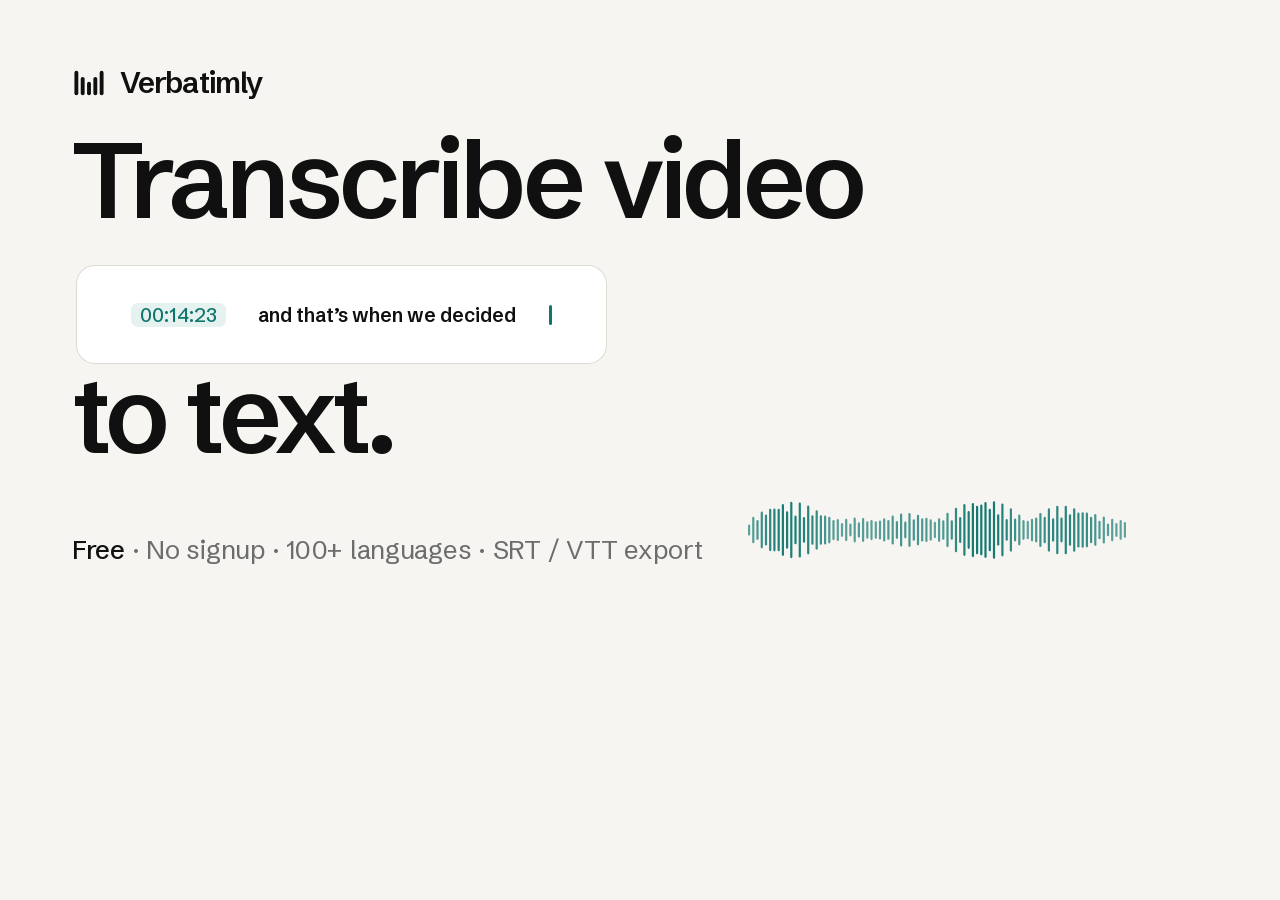
<file: design/comps/og.html>
<!DOCTYPE html>
<html lang="en">
<head>
<meta charset="utf-8">
<style>
  @font-face {
    font-family: 'Schibsted Grotesk';
    font-style: normal;
    font-weight: 400 700;
    font-display: block;
    src: url('../../public/fonts/schibsted-grotesk-latin.woff2') format('woff2');
  }
  * { box-sizing: border-box; margin: 0; }
  body {
    width: 1200px; height: 630px; background: #f6f5f2; color: #101010;
    font-family: 'Schibsted Grotesk', -apple-system, sans-serif; overflow: hidden;
    padding: 64px 72px; display: flex; flex-direction: column; justify-content: space-between;
  }
  .top { display: flex; align-items: center; gap: 14px; font-size: 30px; font-weight: 600; letter-spacing: -.03em; }
  .top svg { width: 34px; height: 34px; }
  .big { font-size: 108px; line-height: .96; letter-spacing: -.045em; font-weight: 600; }
  .big .slot {
    display: inline-flex; align-items: center; gap: .3em; vertical-align: baseline;
    background: #fff; border-radius: 18px; box-shadow: 0 0 0 1px #dedbd2;
    padding: 0 .5em; height: .9em; margin: 0 .05em; letter-spacing: 0;
  }
  .big .tc { font-size: .18em; color: #0f766e; background: #e6f2f0; border-radius: 7px; padding: .12em .45em; font-weight: 500; }
  .big .tx { font-size: .18em; color: #101010; }
  .big .caret { display: inline-block; font-size: .18em; width: 3px; height: 1.05em; background: #0f766e; border-radius: 2px; }
  .bottom { display: flex; align-items: flex-end; justify-content: space-between; }
  .meta { font-size: 26px; color: #6d6d6d; letter-spacing: -.01em; }
  .meta b { color: #101010; font-weight: 500; }
  .wave { width: 380px; height: 72px; }
</style>
</head>
<body>
  <div class="top">
    <svg viewBox="0 0 28 28" fill="none" aria-hidden="true">
      <rect x="2" y="4" width="3.2" height="20" rx="1.6" fill="#101010"/>
      <rect x="7.2" y="9" width="3.2" height="15" rx="1.6" fill="#101010"/>
      <rect x="12.4" y="13" width="3.2" height="11" rx="1.6" fill="#101010"/>
      <rect x="17.6" y="9" width="3.2" height="15" rx="1.6" fill="#101010"/>
      <rect x="22.8" y="4" width="3.2" height="20" rx="1.6" fill="#101010"/>
    </svg>
    Verbatimly
  </div>

  <div class="big">
    Transcribe video<br>
    <span class="slot"><span class="tc">00:14:23</span><span class="tx">and that’s when we decided</span><span class="caret"></span></span><br>
    to text.
  </div>

  <div class="bottom">
    <div class="meta"><b>Free</b> · No signup · 100+ languages · SRT / VTT export</div>
    <svg class="wave" viewBox="0 0 380 72" preserveAspectRatio="none" aria-hidden="true"><g fill="#0f766e"></g></svg>
  </div>

<script>
(function(){
  const g = document.querySelector('.wave g');
  let d = '';
  const n = 90;
  for (let i = 0; i < n; i++) {
    const x = i * (380 / n);
    const env = 0.25 + 0.75 * Math.abs(Math.sin(i / 7) * Math.cos(i / 19));
    const h = 6 + env * 58 * (0.35 + 0.65 * Math.abs(Math.sin(i * 1.7)));
    d += `<rect x="${x.toFixed(1)}" y="${(36 - h/2).toFixed(1)}" width="${(380/n - 2).toFixed(1)}" height="${h.toFixed(1)}" rx="1.4" fill="#0f766e" opacity="${(0.55 + env*0.45).toFixed(2)}"/>`;
  }
  g.outerHTML = d;
})();
</script>
</body>
</html>
</file>
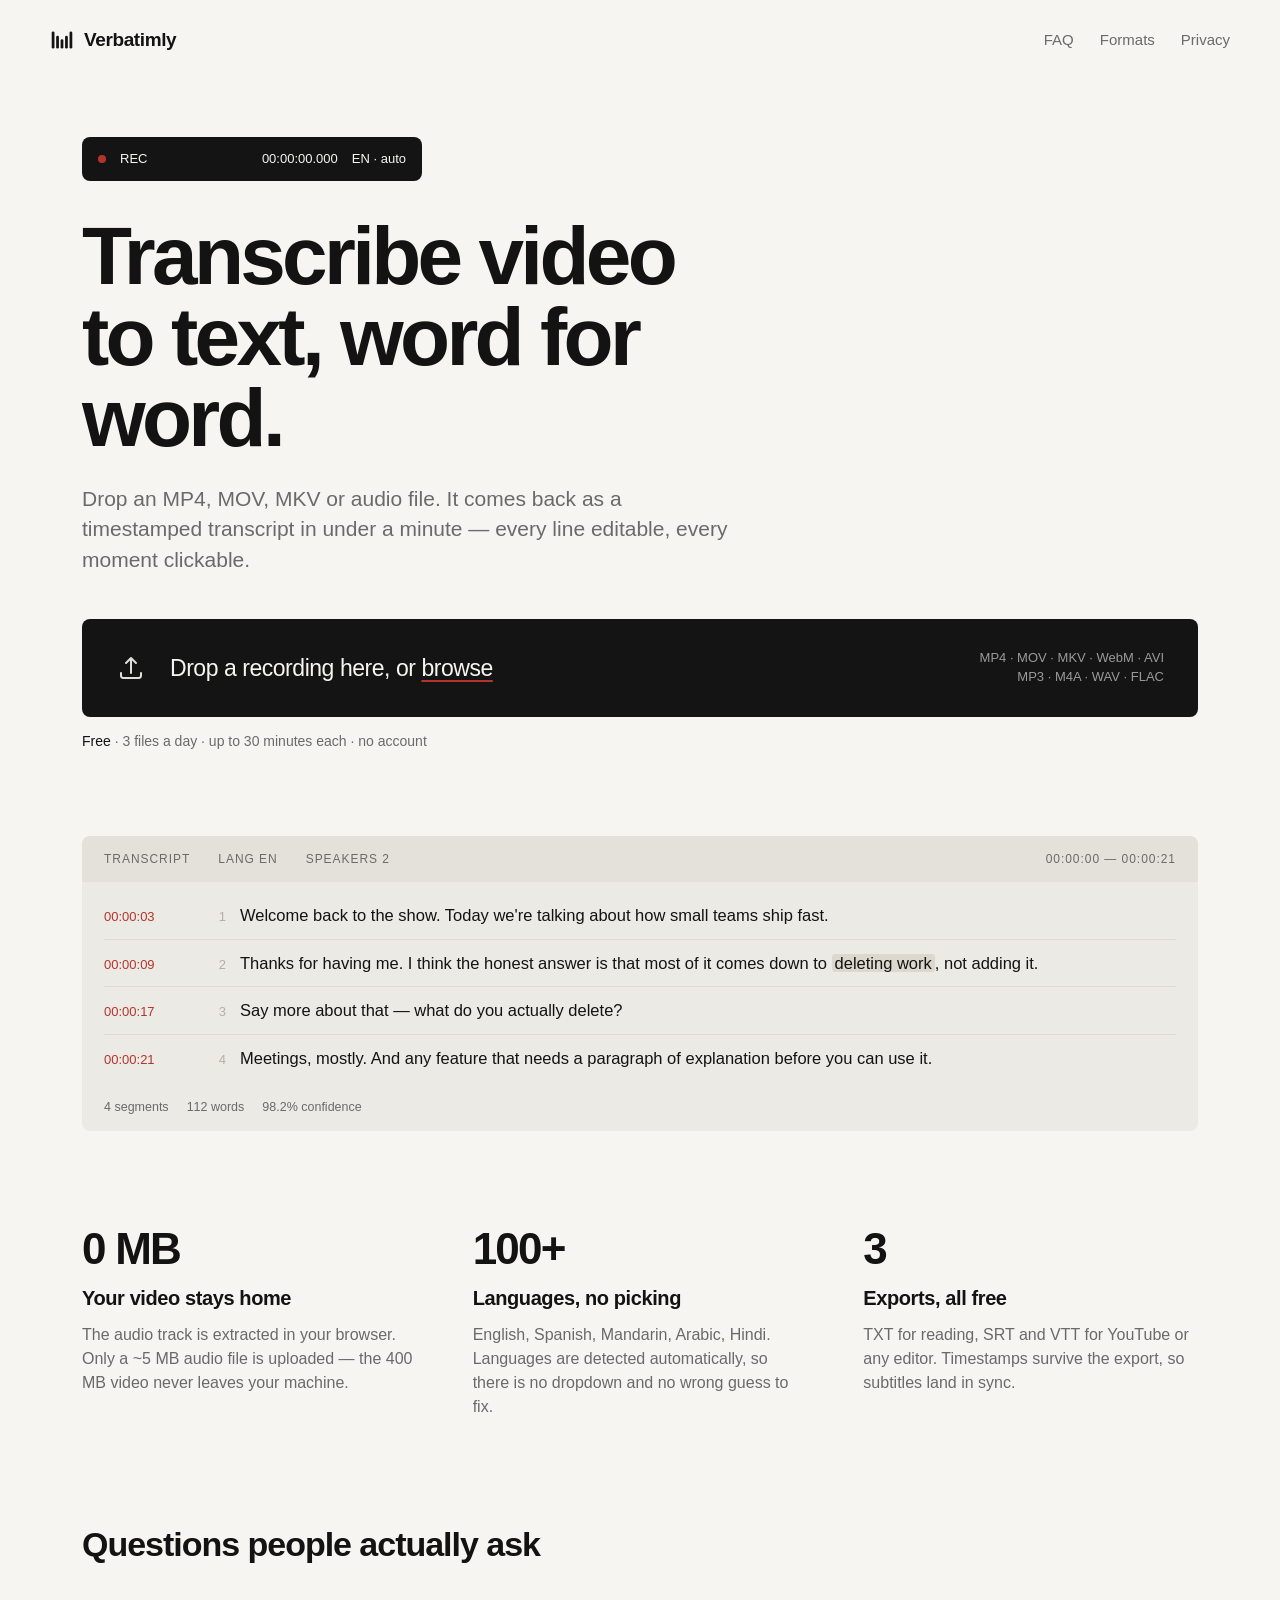
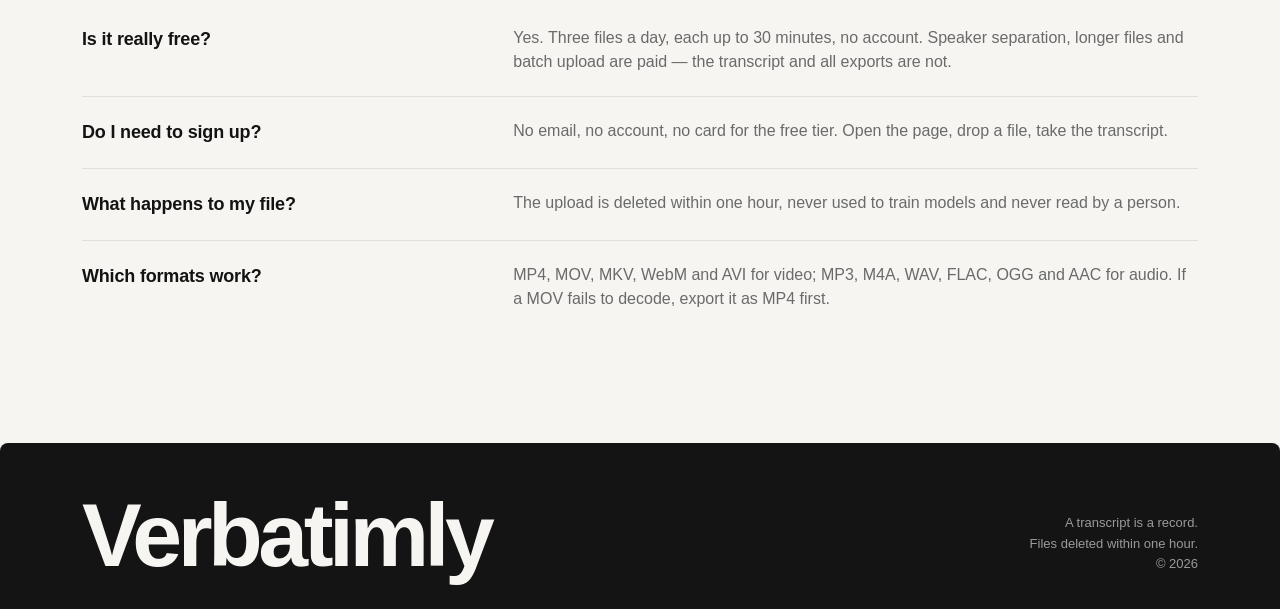
<file: design/comps/record.html>
<!DOCTYPE html>
<html lang="en">
<head>
<meta charset="utf-8">
<meta name="viewport" content="width=device-width, initial-scale=1">
<title>Verbatimly — Direction A: The Record</title>
<link rel="preconnect" href="https://api.fontshare.com">
<link rel="preconnect" href="https://cdn.fontshare.com" crossorigin>
<link href="https://api.fontshare.com/v2/css?f[]=switzer@400,500,600&display=swap" rel="stylesheet">
<style>
:root{
  --paper:#f6f5f2; --ink:#131313; --muted:#6a6a6a; --field:#eceae4;
  --accent:#b4342c; --dark:#141414; --dark-ink:#f6f5f2; --radius:8px;
  --step-s:13px; --step-b:17px; --step-l:21px;
  --pad:32px;
}
*{box-sizing:border-box}
body{margin:0;background:var(--paper);color:var(--ink);
  font-family:"Switzer",-apple-system,BlinkMacSystemFont,"Segoe UI",Roboto,sans-serif;
  font-size:var(--step-b);line-height:1.5;-webkit-font-smoothing:antialiased}
a{color:inherit;text-decoration:none}
.wrap{max-width:1180px;margin:0 auto;padding:0 var(--pad)}

/* header */
.top{display:flex;justify-content:space-between;align-items:center;padding:26px 0}
.brand{display:flex;align-items:center;gap:10px;font-weight:600;font-size:19px;letter-spacing:-0.02em}
.brand svg{width:24px;height:24px;color:var(--ink)}
.nav{display:flex;gap:26px;font-size:15px;color:var(--muted)}
.nav a:hover{color:var(--ink)}

/* hero */
.hero{padding:56px 0 0}
.recbar{display:flex;align-items:center;gap:14px;height:44px;padding:0 16px;
  background:var(--dark);color:var(--dark-ink);border-radius:var(--radius);
  font-size:var(--step-s);font-variant-numeric:tabular-nums;width:max-content;min-width:340px}
.recbar .dot{width:8px;height:8px;border-radius:50%;background:var(--accent)}
.recbar .sp{flex:1}
h1{font-size:clamp(44px,6.4vw,86px);line-height:.99;letter-spacing:-.045em;font-weight:600;margin:34px 0 0;max-width:14ch}
.sub{font-size:var(--step-l);color:var(--muted);max-width:56ch;margin:26px 0 0;line-height:1.45}

/* upload band */
.drop{margin-top:44px;background:var(--dark);color:var(--dark-ink);border-radius:var(--radius);
  padding:30px 34px;display:flex;align-items:center;gap:24px;cursor:pointer}
.drop:hover{background:#000}
.drop .arrow{flex:0 0 auto;width:30px;height:30px;opacity:.9}
.drop .ask{font-size:23px;font-weight:500;letter-spacing:-.02em}
.drop .ask u{text-decoration-color:var(--accent);text-underline-offset:4px}
.drop .formats{margin-left:auto;font-size:var(--step-s);color:#9a9a9a;text-align:right;line-height:1.45}
.quota{margin:14px 0 0;font-size:14px;color:var(--muted);font-variant-numeric:tabular-nums}
.quota b{color:var(--ink);font-weight:500}

/* record sample */
.record{margin:84px 0 0;background:var(--field);border-radius:var(--radius);padding:0 0 10px;overflow:hidden}
.rhead{display:flex;gap:28px;padding:14px 22px;font-size:12px;letter-spacing:.08em;color:var(--muted);
  background:#e4e1da;font-variant-numeric:tabular-nums}
.rhead .r{margin-left:auto}
.rlines{padding:10px 22px 4px}
.rline{display:grid;grid-template-columns:78px 30px 1fr;gap:14px;padding:11px 0;align-items:baseline}
.rline+.rline{border-top:1px solid #dedbd2}
.tc{font-size:13px;color:var(--accent);font-variant-numeric:tabular-nums;font-weight:500}
.no{font-size:13px;color:#b3afa4;font-variant-numeric:tabular-nums;text-align:right}
.rline p{margin:0;font-size:16.5px;line-height:1.5}
.rline p em{font-style:normal;background:#dcd8cd;border-radius:3px;padding:0 3px}
.rfoot{display:flex;gap:18px;padding:12px 22px 4px;font-size:12.5px;color:var(--muted);font-variant-numeric:tabular-nums}

/* facts */
.facts{display:grid;grid-template-columns:repeat(3,1fr);gap:56px;margin:96px 0 0}
.facts h3{margin:0 0 10px;font-size:20px;font-weight:600;letter-spacing:-.02em}
.facts p{margin:0;color:var(--muted);font-size:16px}
.facts .num{font-size:44px;font-weight:600;letter-spacing:-.04em;line-height:1;display:block;margin-bottom:12px;font-variant-numeric:tabular-nums}

/* faq */
.faq{margin:100px 0 0}
.faq h2{font-size:34px;letter-spacing:-.03em;font-weight:600;margin:0 0 34px}
.qa{display:grid;grid-template-columns:minmax(0,4fr) minmax(0,7fr);gap:40px;padding:22px 0}
.qa+.qa{border-top:1px solid #e2dfd7}
.qa h3{margin:0;font-size:18px;font-weight:600;letter-spacing:-.01em}
.qa p{margin:0;color:var(--muted);font-size:16px}

/* footer */
.foot{margin-top:110px;background:var(--dark);color:var(--dark-ink);border-radius:var(--radius) var(--radius) 0 0}
.foot .in{display:flex;justify-content:space-between;align-items:flex-end;padding:52px var(--pad) 34px;max-width:1180px;margin:0 auto}
.foot .name{font-size:clamp(40px,7vw,92px);font-weight:600;letter-spacing:-.05em;line-height:.9}
.foot .small{font-size:13px;color:#9a9a9a;max-width:320px;text-align:right;line-height:1.6}

/* ======== result view ======== */
#resultView{display:none}
body.result #uploadView{display:none}
body.result #resultView{display:block}
.rv{padding:26px 0 0}
.rvhead{display:flex;align-items:center;gap:18px}
.rvhead h1{font-size:clamp(30px,3.4vw,46px);margin:0;max-width:none}
.btn{border:0;border-radius:999px;font:inherit;font-size:15px;font-weight:500;padding:11px 20px;cursor:pointer;background:#e6e3db;color:var(--ink)}
.btn:hover{background:#dcd8ce}
.btn.dark{background:var(--dark);color:var(--dark-ink)}
.btn.dark:hover{background:#000}
.rvhead .sp{flex:1}
.rvsum{color:var(--muted);font-size:15px;margin:10px 0 0;font-variant-numeric:tabular-nums}

.wavebox{margin:30px 0 0;background:var(--field);border-radius:var(--radius);padding:18px 22px 14px}
.wave{display:block;width:100%;height:76px}
.playing-bar{display:flex;align-items:center;gap:16px;margin-top:10px;font-size:14px;color:var(--muted);font-variant-numeric:tabular-nums}
.playbtn{width:42px;height:42px;border-radius:50%;background:var(--dark);border:0;display:grid;place-items:center;cursor:pointer;flex:0 0 auto}
.playbtn svg{width:16px;height:16px;fill:var(--dark-ink);margin-left:2px}
.time{font-variant-numeric:tabular-nums;color:var(--ink)}

.toolbar{display:flex;align-items:center;gap:10px;margin:26px 0 14px}
.toolbar .label{font-size:14px;color:var(--muted);margin-right:auto;display:flex;align-items:center;gap:8px}
.box{width:17px;height:17px;border-radius:4px;background:var(--dark);display:inline-grid;place-items:center}
.box svg{width:11px;height:11px;stroke:var(--dark-ink);fill:none;stroke-width:2.4}

.tp{background:#fff;border-radius:var(--radius);padding:6px 0}
.trow{display:grid;grid-template-columns:82px 1fr;gap:16px;padding:12px 22px;align-items:baseline}
.trow.cur{background:var(--field)}
.trow .t{font-size:13px;color:var(--accent);font-variant-numeric:tabular-nums;cursor:pointer}
.trow .t:hover{text-decoration:underline;text-underline-offset:3px}
.trow p{margin:0;font-size:16.5px}
.trow p[contenteditable]:focus{outline:2px solid var(--accent);outline-offset:4px;border-radius:2px}
.edithint{text-align:right;font-size:13px;color:#9a9a9a;margin:12px 0 0}

@media(max-width:860px){
  :root{--pad:20px}
  .nav{display:none}
  .facts{grid-template-columns:1fr;gap:34px}
  .qa{grid-template-columns:1fr;gap:8px}
  .drop{flex-direction:column;align-items:flex-start;gap:16px}
  .drop .formats{margin:0;text-align:left}
  .rline{grid-template-columns:64px 1fr}
  .rline .no{display:none}
  .foot .in{flex-direction:column;align-items:flex-start;gap:26px}
  .foot .small{text-align:left}
  .trow{grid-template-columns:66px 1fr}
}
</style>
</head>
<body>

<div id="uploadView">
<header class="top wrap">
  <a class="brand" href="#">
    <svg viewBox="0 0 28 28" fill="none" aria-hidden="true">
      <rect x="2" y="4" width="3.2" height="20" rx="1.6" fill="currentColor"/>
      <rect x="7.2" y="9" width="3.2" height="15" rx="1.6" fill="currentColor"/>
      <rect x="12.4" y="13" width="3.2" height="11" rx="1.6" fill="currentColor"/>
      <rect x="17.6" y="9" width="3.2" height="15" rx="1.6" fill="currentColor"/>
      <rect x="22.8" y="4" width="3.2" height="20" rx="1.6" fill="currentColor"/>
    </svg>
    Verbatimly
  </a>
  <nav class="nav"><a href="#">FAQ</a><a href="#">Formats</a><a href="#">Privacy</a></nav>
</header>

<main class="wrap">
  <section class="hero">
    <div class="recbar" data-ui>
      <span class="dot"></span><span>REC</span><span class="sp"></span>
      <span>00:00:00.000</span><span>EN · auto</span>
    </div>
    <h1>Transcribe video to text, word for word.</h1>
    <p class="sub">Drop an MP4, MOV, MKV or audio file. It comes back as a timestamped transcript in under a minute — every line editable, every moment clickable.</p>

    <div class="drop" data-ui role="button" tabindex="0">
      <svg class="arrow" viewBox="0 0 24 24" fill="none" stroke="currentColor" stroke-width="1.6">
        <path d="M12 16V4m0 0L8 8m4-4l4 4" stroke-linecap="round" stroke-linejoin="round"/>
        <path d="M4 16v2a2 2 0 002 2h12a2 2 0 002-2v-2" stroke-linecap="round"/>
      </svg>
      <div class="ask">Drop a recording here, or <u>browse</u></div>
      <div class="formats">MP4 · MOV · MKV · WebM · AVI<br>MP3 · M4A · WAV · FLAC</div>
    </div>
    <p class="quota"><b>Free</b> · 3 files a day · up to 30 minutes each · no account</p>
  </section>

  <section class="record" data-ui aria-label="Example transcript">
    <div class="rhead"><span>TRANSCRIPT</span><span>LANG EN</span><span>SPEAKERS 2</span><span class="r">00:00:00 — 00:00:21</span></div>
    <div class="rlines">
      <div class="rline"><span class="tc">00:00:03</span><span class="no">1</span><p>Welcome back to the show. Today we're talking about how small teams ship fast.</p></div>
      <div class="rline"><span class="tc">00:00:09</span><span class="no">2</span><p>Thanks for having me. I think the honest answer is that most of it comes down to <em>deleting work</em>, not adding it.</p></div>
      <div class="rline"><span class="tc">00:00:17</span><span class="no">3</span><p>Say more about that — what do you actually delete?</p></div>
      <div class="rline"><span class="tc">00:00:21</span><span class="no">4</span><p>Meetings, mostly. And any feature that needs a paragraph of explanation before you can use it.</p></div>
    </div>
    <div class="rfoot"><span>4 segments</span><span>112 words</span><span>98.2% confidence</span></div>
  </section>

  <section class="facts">
    <div><span class="num">0 MB</span><h3>Your video stays home</h3><p>The audio track is extracted in your browser. Only a ~5 MB audio file is uploaded — the 400 MB video never leaves your machine.</p></div>
    <div><span class="num">100+</span><h3>Languages, no picking</h3><p>English, Spanish, Mandarin, Arabic, Hindi. Languages are detected automatically, so there is no dropdown and no wrong guess to fix.</p></div>
    <div><span class="num">3</span><h3>Exports, all free</h3><p>TXT for reading, SRT and VTT for YouTube or any editor. Timestamps survive the export, so subtitles land in sync.</p></div>
  </section>

  <section class="faq">
    <h2>Questions people actually ask</h2>
    <div class="qa"><h3>Is it really free?</h3><p>Yes. Three files a day, each up to 30 minutes, no account. Speaker separation, longer files and batch upload are paid — the transcript and all exports are not.</p></div>
    <div class="qa"><h3>Do I need to sign up?</h3><p>No email, no account, no card for the free tier. Open the page, drop a file, take the transcript.</p></div>
    <div class="qa"><h3>What happens to my file?</h3><p>The upload is deleted within one hour, never used to train models and never read by a person.</p></div>
    <div class="qa"><h3>Which formats work?</h3><p>MP4, MOV, MKV, WebM and AVI for video; MP3, M4A, WAV, FLAC, OGG and AAC for audio. If a MOV fails to decode, export it as MP4 first.</p></div>
  </section>
</main>

<footer class="foot">
  <div class="in">
    <div class="name">Verbatimly</div>
    <div class="small">A transcript is a record.<br>Files deleted within one hour.<br>© 2026</div>
  </div>
</footer>
</div>

<div id="resultView">
<header class="top wrap">
  <a class="brand" href="#">
    <svg viewBox="0 0 28 28" fill="none" aria-hidden="true">
      <rect x="2" y="4" width="3.2" height="20" rx="1.6" fill="currentColor"/>
      <rect x="7.2" y="9" width="3.2" height="15" rx="1.6" fill="currentColor"/>
      <rect x="12.4" y="13" width="3.2" height="11" rx="1.6" fill="currentColor"/>
      <rect x="17.6" y="9" width="3.2" height="15" rx="1.6" fill="currentColor"/>
      <rect x="22.8" y="4" width="3.2" height="20" rx="1.6" fill="currentColor"/>
    </svg>
    Verbatimly
  </a>
  <nav class="nav"><a href="#">FAQ</a><a href="#">Formats</a><a href="#">Privacy</a></nav>
</header>

<main class="wrap rv">
  <div class="rvhead">
    <h1>Your transcript</h1>
    <span class="sp"></span>
    <button class="btn">New file</button>
  </div>
  <p class="rvsum">interview-kobe.mp4 · 8 min 12 s · 58 segments · transcribed in 14 s</p>

  <div class="wavebox" data-ui>
    <svg class="wave" viewBox="0 0 1000 76" preserveAspectRatio="none" aria-hidden="true">
      <g fill="#b4342c" opacity=".85"></g>
    </svg>
    <div class="playing-bar">
      <button class="playbtn" aria-label="Play">
        <svg viewBox="0 0 16 16"><path d="M4 2l10 6-10 6z"/></svg>
      </button>
      <span class="time">04:17</span>
      <span>/ 08:12</span>
      <span style="margin-left:auto">Click the waveform to jump</span>
    </div>
  </div>

  <div class="toolbar">
    <span class="label"><span class="box"><svg viewBox="0 0 12 12"><path d="M2 6l3 3 5-6"/></svg></span> Timestamps</span>
    <button class="btn">Copy</button>
    <button class="btn">TXT</button>
    <button class="btn">SRT</button>
    <button class="btn">VTT</button>
  </div>

  <div class="tp" data-ui>
    <div class="trow"><span class="t">00:00:03</span><p contenteditable="true">Welcome back to the show. Today we're talking about how small teams ship fast.</p></div>
    <div class="trow"><span class="t">00:00:09</span><p contenteditable="true">Thanks for having me. I think the honest answer is that most of it comes down to deleting work, not adding it.</p></div>
    <div class="trow cur"><span class="t">00:04:17</span><p contenteditable="true">Meetings, mostly. And any feature that needs a paragraph of explanation before you can use it.</p></div>
    <div class="trow"><span class="t">00:04:23</span><p contenteditable="true">That's a high bar. Doesn't that kill a lot of good ideas before they get a chance?</p></div>
    <div class="trow"><span class="t">00:04:31</span><p contenteditable="true">It kills the ones that were going to be explained forever. The ones worth keeping explain themselves in a screenshot.</p></div>
  </div>
  <p class="edithint">Every line is editable — click and type before you export.</p>
</main>
</div>

<script>
// comp 用：在地址后加 #result 即可预览结果视图
function route(){ document.body.classList.toggle('result', location.hash === '#result'); }
addEventListener('hashchange', route); route();

// 画一条静态波形（真实 comp，非占位灰条）
(function(){
  const g = document.querySelector('.wave g');
  if (!g) return;
  let d = '';
  const n = 260;
  for (let i = 0; i < n; i++) {
    const x = i * (1000 / n);
    const env = 0.25 + 0.75 * Math.abs(Math.sin(i / 17) * Math.cos(i / 41));
    const h = 6 + env * 58 * (0.35 + 0.65 * Math.abs(Math.sin(i * 1.7)));
    d += `<rect x="${x.toFixed(1)}" y="${(38 - h/2).toFixed(1)}" width="${(1000/n - 1.4).toFixed(1)}" height="${h.toFixed(1)}" rx="1.2" fill="#b4342c" opacity="${(0.55 + env*0.45).toFixed(2)}"/>`;
  }
  g.outerHTML = d;
})();
</script>
</body>
</html>
</file>
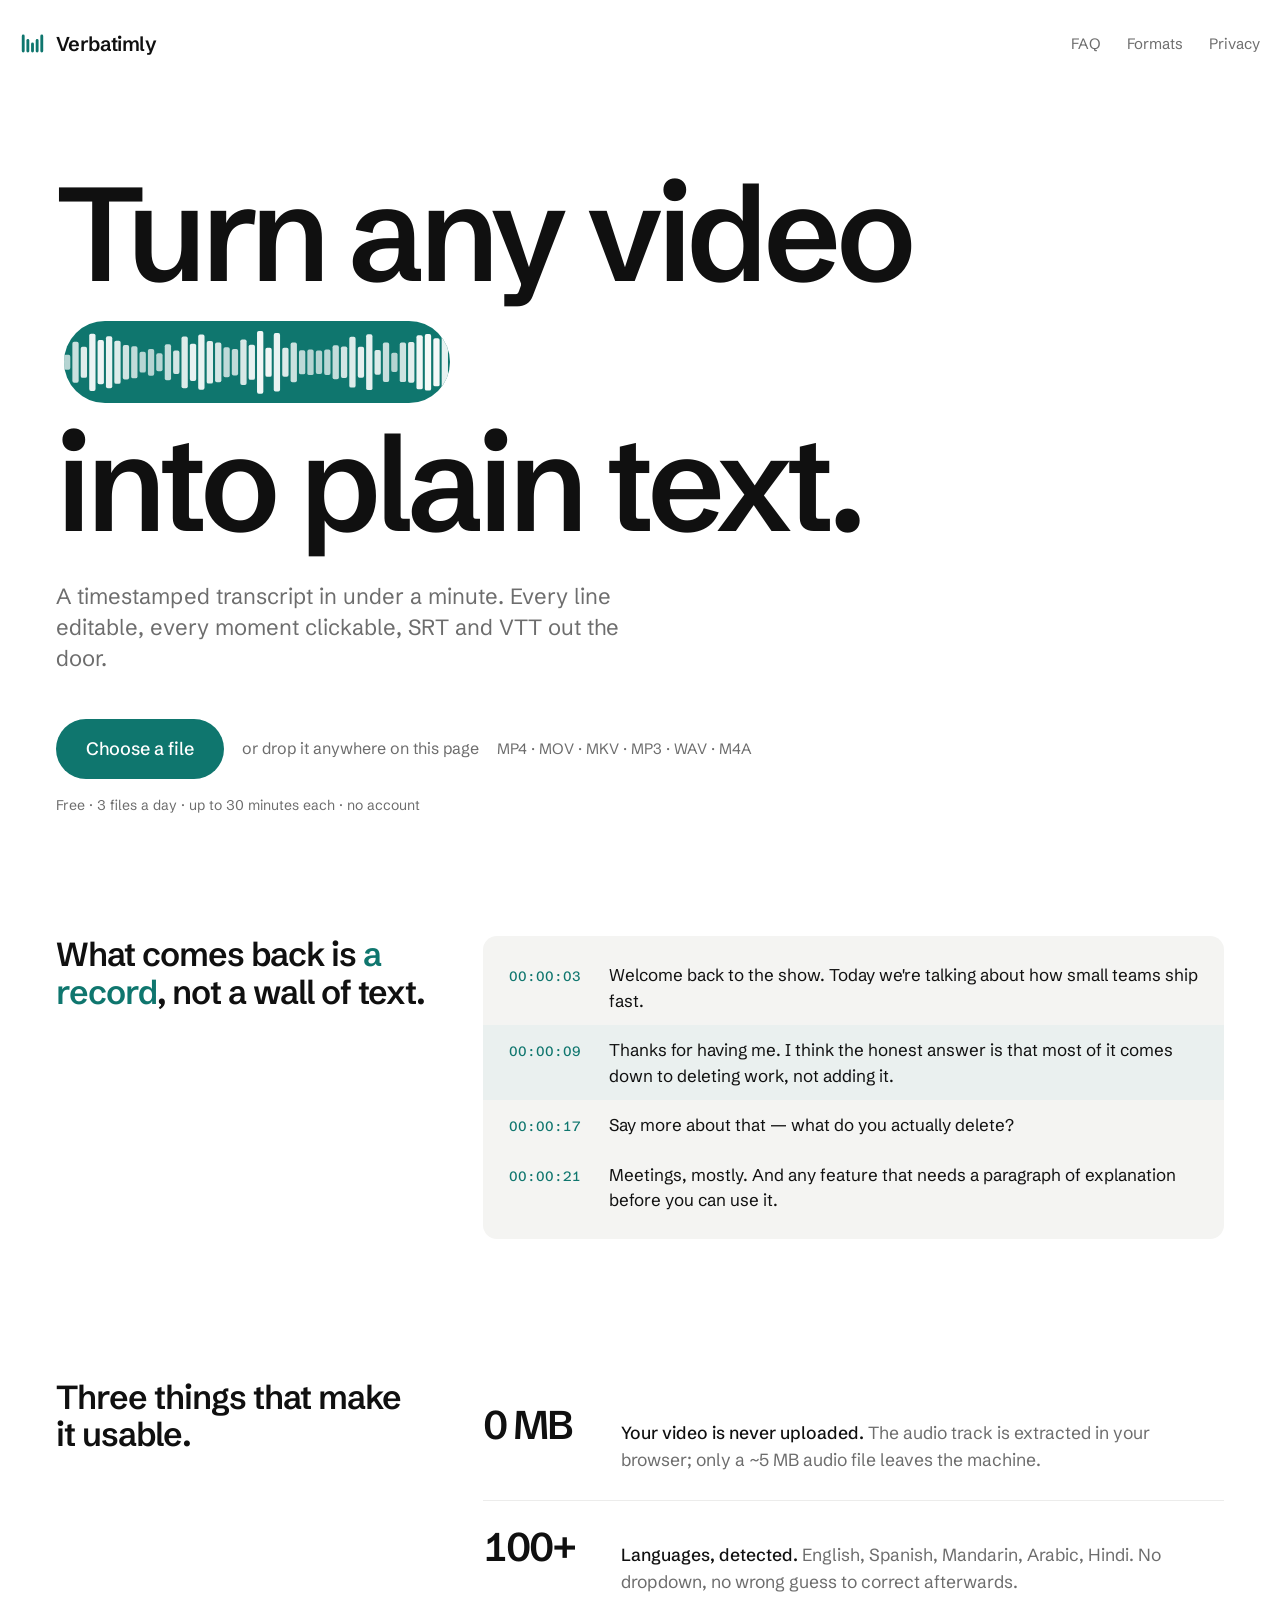
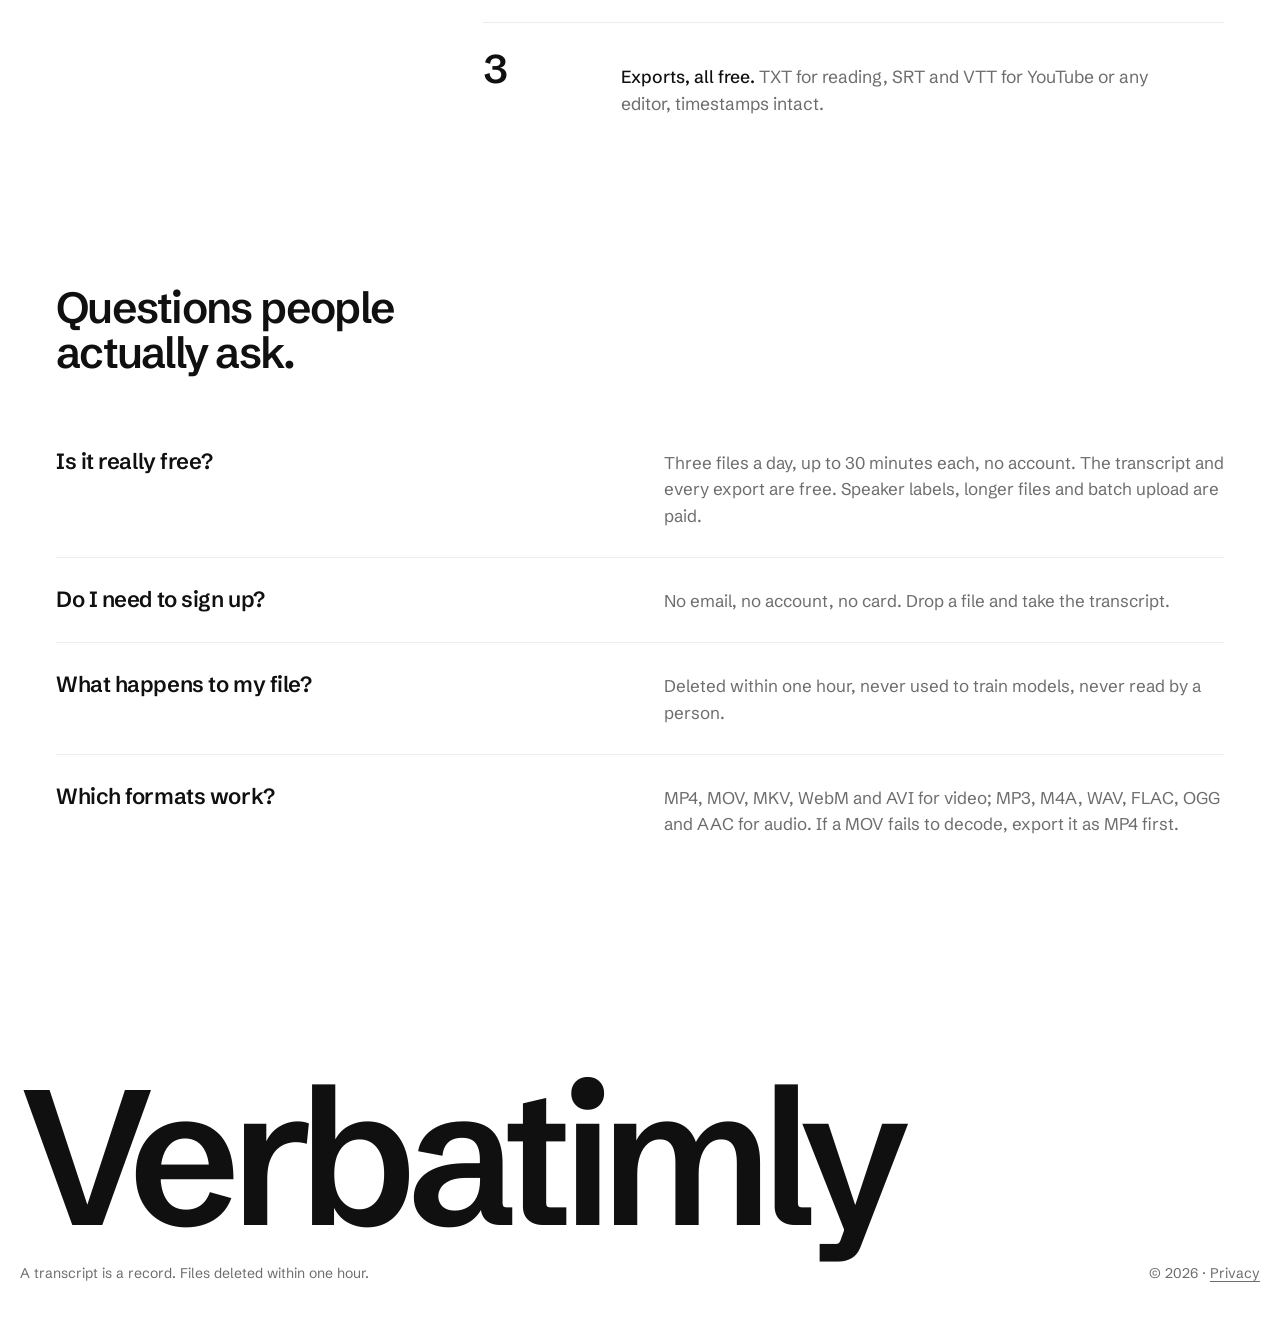
<file: design/comps/sentence.html>
<!DOCTYPE html>
<html lang="en">
<head>
<meta charset="utf-8">
<meta name="viewport" content="width=device-width, initial-scale=1">
<title>Verbatimly — Direction C: The Sentence</title>
<link rel="preconnect" href="https://fonts.googleapis.com">
<link rel="preconnect" href="https://fonts.gstatic.com" crossorigin>
<link href="https://fonts.googleapis.com/css2?family=Schibsted+Grotesk:wght@400;500;600;700&display=swap" rel="stylesheet">
<style>
:root{
  --bg:#ffffff; --ink:#101010; --muted:#6d6d6d; --soft:#f4f4f2;
  --accent:#0f766e; --accent-soft:#e6f2f0; --radius:999px;
  --pad:36px;
}
*{box-sizing:border-box}
body{margin:0;background:var(--bg);color:var(--ink);
  font-family:"Schibsted Grotesk",-apple-system,BlinkMacSystemFont,"Segoe UI",Roboto,sans-serif;
  font-size:18px;line-height:1.55;-webkit-font-smoothing:antialiased}
a{color:inherit;text-decoration:none}
.wrap{max-width:1240px;margin:0 auto;padding:0 var(--pad)}

/* top */
.top{display:flex;justify-content:space-between;align-items:center;padding:28px 0;font-size:15px}
.brand{display:flex;align-items:center;gap:11px;font-weight:600;font-size:20px;letter-spacing:-.03em}
.brand svg{width:25px;height:25px;color:var(--accent)}
.top nav{display:flex;gap:26px;color:var(--muted)}
.top nav a:hover{color:var(--ink)}

/* poster */
.poster{padding:84px 0 0}
h1{margin:0;font-weight:600;letter-spacing:-.045em;line-height:.94;
  font-size:clamp(52px,10.4vw,148px)}
h1 .ln{display:block;white-space:nowrap}
.slot{display:inline-flex;align-items:center;justify-content:center;
  width:2.9em;height:.62em;background:var(--accent);border-radius:var(--radius);
  vertical-align:baseline;position:relative;top:-.02em;overflow:hidden;margin:0 .06em}
.slot svg{width:100%;height:100%;display:block}
.sub{margin:36px 0 0;font-size:22px;color:var(--muted);max-width:46ch;line-height:1.4}

/* drop */
.drop{margin:44px 0 0;display:flex;align-items:center;gap:18px;flex-wrap:wrap}
.dbtn{background:var(--accent);color:#fff;border:0;border-radius:var(--radius);
  font:inherit;font-size:18px;font-weight:500;padding:16px 30px;cursor:pointer}
.dbtn:hover{background:#0b5f59}
.drop .or{color:var(--muted);font-size:16px}
.fmts{font-size:15px;color:var(--muted)}
.quota{margin:16px 0 0;font-size:14px;color:var(--muted);font-variant-numeric:tabular-nums}

/* sample */
.sample{margin:120px 0 0;display:grid;grid-template-columns:minmax(0,4fr) minmax(0,8fr);gap:56px;align-items:start}
.lede{font-size:clamp(26px,2.6vw,36px);font-weight:600;letter-spacing:-.03em;line-height:1.12;margin:0}
.lede em{font-style:normal;color:var(--accent)}
.rows{background:var(--soft);border-radius:14px;padding:14px 0}
.row{display:grid;grid-template-columns:84px 1fr;gap:16px;padding:12px 26px;align-items:baseline}
.row .t{font-size:13.5px;color:var(--accent);font-variant-numeric:tabular-nums;font-weight:500}
.row p{margin:0;font-size:17px;line-height:1.5}
.row.on{background:#eaf0ef}

/* facts */
.facts{margin:140px 0 0;display:grid;grid-template-columns:minmax(0,4fr) minmax(0,8fr);gap:56px}
.flist{display:flex;flex-direction:column;gap:0}
.f{padding:26px 0;display:grid;grid-template-columns:110px 1fr;gap:28px;align-items:baseline}
.f+.f{border-top:1px solid #ececeb}
.f b{font-size:40px;font-weight:600;letter-spacing:-.05em;font-variant-numeric:tabular-nums;line-height:1}
.f p{margin:0;font-size:17.5px;color:var(--muted);max-width:52ch}
.f p strong{color:var(--ink);font-weight:500}

/* faq */
.faq{margin:140px 0 0}
.faq h2{font-size:clamp(30px,3.4vw,44px);letter-spacing:-.04em;margin:0 0 44px;font-weight:600;line-height:1.05;max-width:18ch}
.q{display:grid;grid-template-columns:minmax(0,6fr) minmax(0,6fr);gap:48px;padding:28px 0;align-items:baseline}
.q+.q{border-top:1px solid #ececeb}
.q h3{margin:0;font-size:22px;font-weight:600;letter-spacing:-.02em;line-height:1.25}
.q p{margin:0;color:var(--muted);font-size:17px}

/* footer */
.foot{margin-top:150px;padding:64px 0 46px;position:relative;overflow:hidden}
.foot .nm{font-size:clamp(64px,15vw,220px);font-weight:600;letter-spacing:-.06em;line-height:.8;color:var(--ink);white-space:nowrap}
.foot .meta{display:flex;justify-content:space-between;gap:24px;margin-top:30px;font-size:14px;color:var(--muted)}
.foot .meta a{text-decoration:underline;text-underline-offset:3px}

/* ===== result view ===== */
body.result #uploadView{display:none}
#resultView{display:none}
body.result #resultView{display:block}

.rv{padding:44px 0 0}
.rvhead{display:flex;align-items:baseline;gap:24px;flex-wrap:wrap}
.rvhead h1{font-size:clamp(34px,4.6vw,60px);letter-spacing:-.045em;line-height:1}
.rvhead .sp{flex:1}
.rvbtn{background:var(--soft);border:0;border-radius:var(--radius);font:inherit;font-size:15px;font-weight:500;
  padding:12px 22px;cursor:pointer}
.rvbtn:hover{background:#e9e9e6}
.rvsum{color:var(--muted);font-size:15px;margin:14px 0 0;font-variant-numeric:tabular-nums}

.wavebox{margin:36px 0 0;background:var(--soft);border-radius:14px;padding:24px 28px 20px}
.wave{display:block;width:100%;height:88px}
.pbar{display:flex;align-items:center;gap:16px;margin-top:14px;font-size:15px;color:var(--muted);font-variant-numeric:tabular-nums}
.pbtn{width:48px;height:48px;border-radius:50%;border:0;background:var(--accent);display:grid;place-items:center;cursor:pointer;flex:0 0 auto}
.pbtn svg{width:16px;height:16px;fill:#fff;margin-left:2px}
.pnow{color:var(--ink);font-size:17px}

.tools{display:flex;align-items:center;gap:10px;margin:34px 0 18px;flex-wrap:wrap}
.tools .sp{flex:1}
.tools .lbl{font-size:15px;color:var(--muted);display:flex;align-items:center;gap:8px}
.check{width:18px;height:18px;border-radius:5px;background:var(--accent);display:grid;place-items:center}
.check svg{width:11px;height:11px;stroke:#fff;fill:none;stroke-width:2.4}
.tbtn{background:var(--soft);border:0;border-radius:var(--radius);font:inherit;font-size:15px;font-weight:500;padding:11px 20px;cursor:pointer}
.tbtn:hover{background:#e9e9e6}

.trans{background:#fff;border-radius:14px;padding:12px 0;box-shadow:0 1px 0 #efeae4}
.trow{display:grid;grid-template-columns:88px 1fr;gap:16px;padding:14px 28px;align-items:baseline}
.trow .t{font-size:13.5px;color:var(--accent);font-variant-numeric:tabular-nums;cursor:pointer;font-weight:500}
.trow .t:hover{text-decoration:underline;text-underline-offset:3px}
.trow p{margin:0;font-size:17px;line-height:1.55}
.trow p[contenteditable]:focus{outline:2px solid var(--accent);outline-offset:4px;border-radius:3px}
.trow.on{background:#f0f6f5}
.hintr{text-align:right;font-size:14px;color:#9c9c9c;margin:12px 0 0}

@media(max-width:900px){
  :root{--pad:20px}
  .top nav{display:none}
  .poster{padding-top:56px}
  .sub{font-size:19px}
  .sample,.facts,.q{grid-template-columns:1fr;gap:26px}
  .f{grid-template-columns:80px 1fr;gap:18px}
  .row{grid-template-columns:68px 1fr}
  .trow{grid-template-columns:70px 1fr}
  .foot{border-top:0}
}
</style>
</head>
<body>

<div id="uploadView">
<header class="top wrap">
  <a class="brand" href="#">
    <svg viewBox="0 0 28 28" fill="none" aria-hidden="true">
      <rect x="2" y="4" width="3.2" height="20" rx="1.6" fill="currentColor"/>
      <rect x="7.2" y="9" width="3.2" height="15" rx="1.6" fill="currentColor"/>
      <rect x="12.4" y="13" width="3.2" height="11" rx="1.6" fill="currentColor"/>
      <rect x="17.6" y="9" width="3.2" height="15" rx="1.6" fill="currentColor"/>
      <rect x="22.8" y="4" width="3.2" height="20" rx="1.6" fill="currentColor"/>
    </svg>
    Verbatimly
  </a>
  <nav><a href="#">FAQ</a><a href="#">Formats</a><a href="#">Privacy</a></nav>
</header>

<main class="wrap">
  <section class="poster">
    <h1>
      <span class="ln">Turn any video</span>
      <span class="ln"><span class="slot" data-ui aria-hidden="true"><svg viewBox="0 0 300 60" preserveAspectRatio="none"><g fill="#ffffff"></g></svg></span></span>
      <span class="ln">into plain text.</span>
    </h1>
    <p class="sub">A timestamped transcript in under a minute. Every line editable, every moment clickable, SRT and VTT out the door.</p>

    <div class="drop">
      <button class="dbtn">Choose a file</button>
      <span class="or">or drop it anywhere on this page</span>
      <span class="fmts">MP4 · MOV · MKV · MP3 · WAV · M4A</span>
    </div>
    <p class="quota">Free · 3 files a day · up to 30 minutes each · no account</p>
  </section>

  <section class="sample">
    <p class="lede">What comes back is <em>a record</em>, not a wall of text.</p>
    <div class="rows" data-ui>
      <div class="row"><span class="t">00:00:03</span><p>Welcome back to the show. Today we're talking about how small teams ship fast.</p></div>
      <div class="row on"><span class="t">00:00:09</span><p>Thanks for having me. I think the honest answer is that most of it comes down to deleting work, not adding it.</p></div>
      <div class="row"><span class="t">00:00:17</span><p>Say more about that — what do you actually delete?</p></div>
      <div class="row"><span class="t">00:00:21</span><p>Meetings, mostly. And any feature that needs a paragraph of explanation before you can use it.</p></div>
    </div>
  </section>

  <section class="facts">
    <p class="lede">Three things that make it usable.</p>
    <div class="flist">
      <div class="f"><b>0 MB</b><p><strong>Your video is never uploaded.</strong> The audio track is extracted in your browser; only a ~5 MB audio file leaves the machine.</p></div>
      <div class="f"><b>100+</b><p><strong>Languages, detected.</strong> English, Spanish, Mandarin, Arabic, Hindi. No dropdown, no wrong guess to correct afterwards.</p></div>
      <div class="f"><b>3</b><p><strong>Exports, all free.</strong> TXT for reading, SRT and VTT for YouTube or any editor, timestamps intact.</p></div>
    </div>
  </section>

  <section class="faq">
    <h2>Questions people actually ask.</h2>
    <div class="q"><h3>Is it really free?</h3><p>Three files a day, up to 30 minutes each, no account. The transcript and every export are free. Speaker labels, longer files and batch upload are paid.</p></div>
    <div class="q"><h3>Do I need to sign up?</h3><p>No email, no account, no card. Drop a file and take the transcript.</p></div>
    <div class="q"><h3>What happens to my file?</h3><p>Deleted within one hour, never used to train models, never read by a person.</p></div>
    <div class="q"><h3>Which formats work?</h3><p>MP4, MOV, MKV, WebM and AVI for video; MP3, M4A, WAV, FLAC, OGG and AAC for audio. If a MOV fails to decode, export it as MP4 first.</p></div>
  </section>
</main>

<footer class="foot wrap">
  <div class="nm">Verbatimly</div>
  <div class="meta"><span>A transcript is a record. Files deleted within one hour.</span><span>© 2026 · <a href="#">Privacy</a></span></div>
</footer>
</div>

<div id="resultView">
<header class="top wrap">
  <a class="brand" href="#">
    <svg viewBox="0 0 28 28" fill="none" aria-hidden="true">
      <rect x="2" y="4" width="3.2" height="20" rx="1.6" fill="currentColor"/>
      <rect x="7.2" y="9" width="3.2" height="15" rx="1.6" fill="currentColor"/>
      <rect x="12.4" y="13" width="3.2" height="11" rx="1.6" fill="currentColor"/>
      <rect x="17.6" y="9" width="3.2" height="15" rx="1.6" fill="currentColor"/>
      <rect x="22.8" y="4" width="3.2" height="20" rx="1.6" fill="currentColor"/>
    </svg>
    Verbatimly
  </a>
  <nav><a href="#">FAQ</a><a href="#">Formats</a><a href="#">Privacy</a></nav>
</header>

<main class="wrap rv">
  <div class="rvhead">
    <h1>interview-kobe.mp4</h1>
    <span class="sp"></span>
    <button class="rvbtn">New file</button>
  </div>
  <p class="rvsum">8 min 12 s · 58 segments · transcribed in 14 s</p>

  <div class="wavebox" data-ui>
    <svg class="wave" viewBox="0 0 1000 88" preserveAspectRatio="none" aria-hidden="true"><g fill="#0f766e"></g></svg>
    <div class="pbar">
      <button class="pbtn" aria-label="Play"><svg viewBox="0 0 16 16"><path d="M4 2l10 6-10 6z"/></svg></button>
      <span class="pnow">04:17</span><span>/ 08:12</span>
      <span style="margin-left:auto">Click the waveform to jump</span>
    </div>
  </div>

  <div class="tools">
    <span class="lbl"><span class="check"><svg viewBox="0 0 12 12"><path d="M2 6l3 3 5-6"/></svg></span> Timestamps</span>
    <span class="sp"></span>
    <button class="tbtn">Copy</button>
    <button class="tbtn">TXT</button>
    <button class="tbtn">SRT</button>
    <button class="tbtn">VTT</button>
  </div>

  <div class="trans" data-ui>
    <div class="trow"><span class="t">00:00:03</span><p contenteditable="true">Welcome back to the show. Today we're talking about how small teams ship fast.</p></div>
    <div class="trow"><span class="t">00:00:09</span><p contenteditable="true">Thanks for having me. I think the honest answer is that most of it comes down to deleting work, not adding it.</p></div>
    <div class="trow on"><span class="t">00:04:17</span><p contenteditable="true">Meetings, mostly. And any feature that needs a paragraph of explanation before you can use it.</p></div>
    <div class="trow"><span class="t">00:04:23</span><p contenteditable="true">That's a high bar. Doesn't that kill a lot of good ideas before they get a chance?</p></div>
    <div class="trow"><span class="t">00:04:31</span><p contenteditable="true">It kills the ones that were going to be explained forever. The ones worth keeping explain themselves in a screenshot.</p></div>
  </div>
  <p class="hintr">Every line is editable — click and type before you export.</p>
</main>
</div>

<script>
function route(){ document.body.classList.toggle('result', location.hash === '#result'); }
addEventListener('hashchange', route); route();

// 静态波形
(function(){
  document.querySelectorAll('.wave, .slot svg').forEach(svg => {
    const g = svg.querySelector('g'); if (!g) return;
    const isSlot = svg.parentElement.classList.contains('slot');
    const W = isSlot ? 300 : 1000, H = isSlot ? 60 : 88;
    const n = isSlot ? 46 : 280;
    const col = isSlot ? '#ffffff' : '#0f766e';
    let d = '';
    for (let i = 0; i < n; i++) {
      const x = i * (W / n);
      const env = 0.3 + 0.7 * Math.abs(Math.sin(i / (isSlot ? 3.1 : 17)) * Math.cos(i / (isSlot ? 6.4 : 41)));
      const h = (isSlot ? 6 : 10) + env * (H - 14) * (0.35 + 0.65 * Math.abs(Math.sin(i * 1.7)));
      d += `<rect x="${x.toFixed(1)}" y="${((H/2) - h/2).toFixed(1)}" width="${(W/n - (isSlot?1.6:1.4)).toFixed(1)}" height="${h.toFixed(1)}" rx="1.4" fill="${col}" opacity="${(0.55 + env*0.45).toFixed(2)}"/>`;
    }
    g.outerHTML = d;
  });
})();
</script>
</body>
</html>
</file>
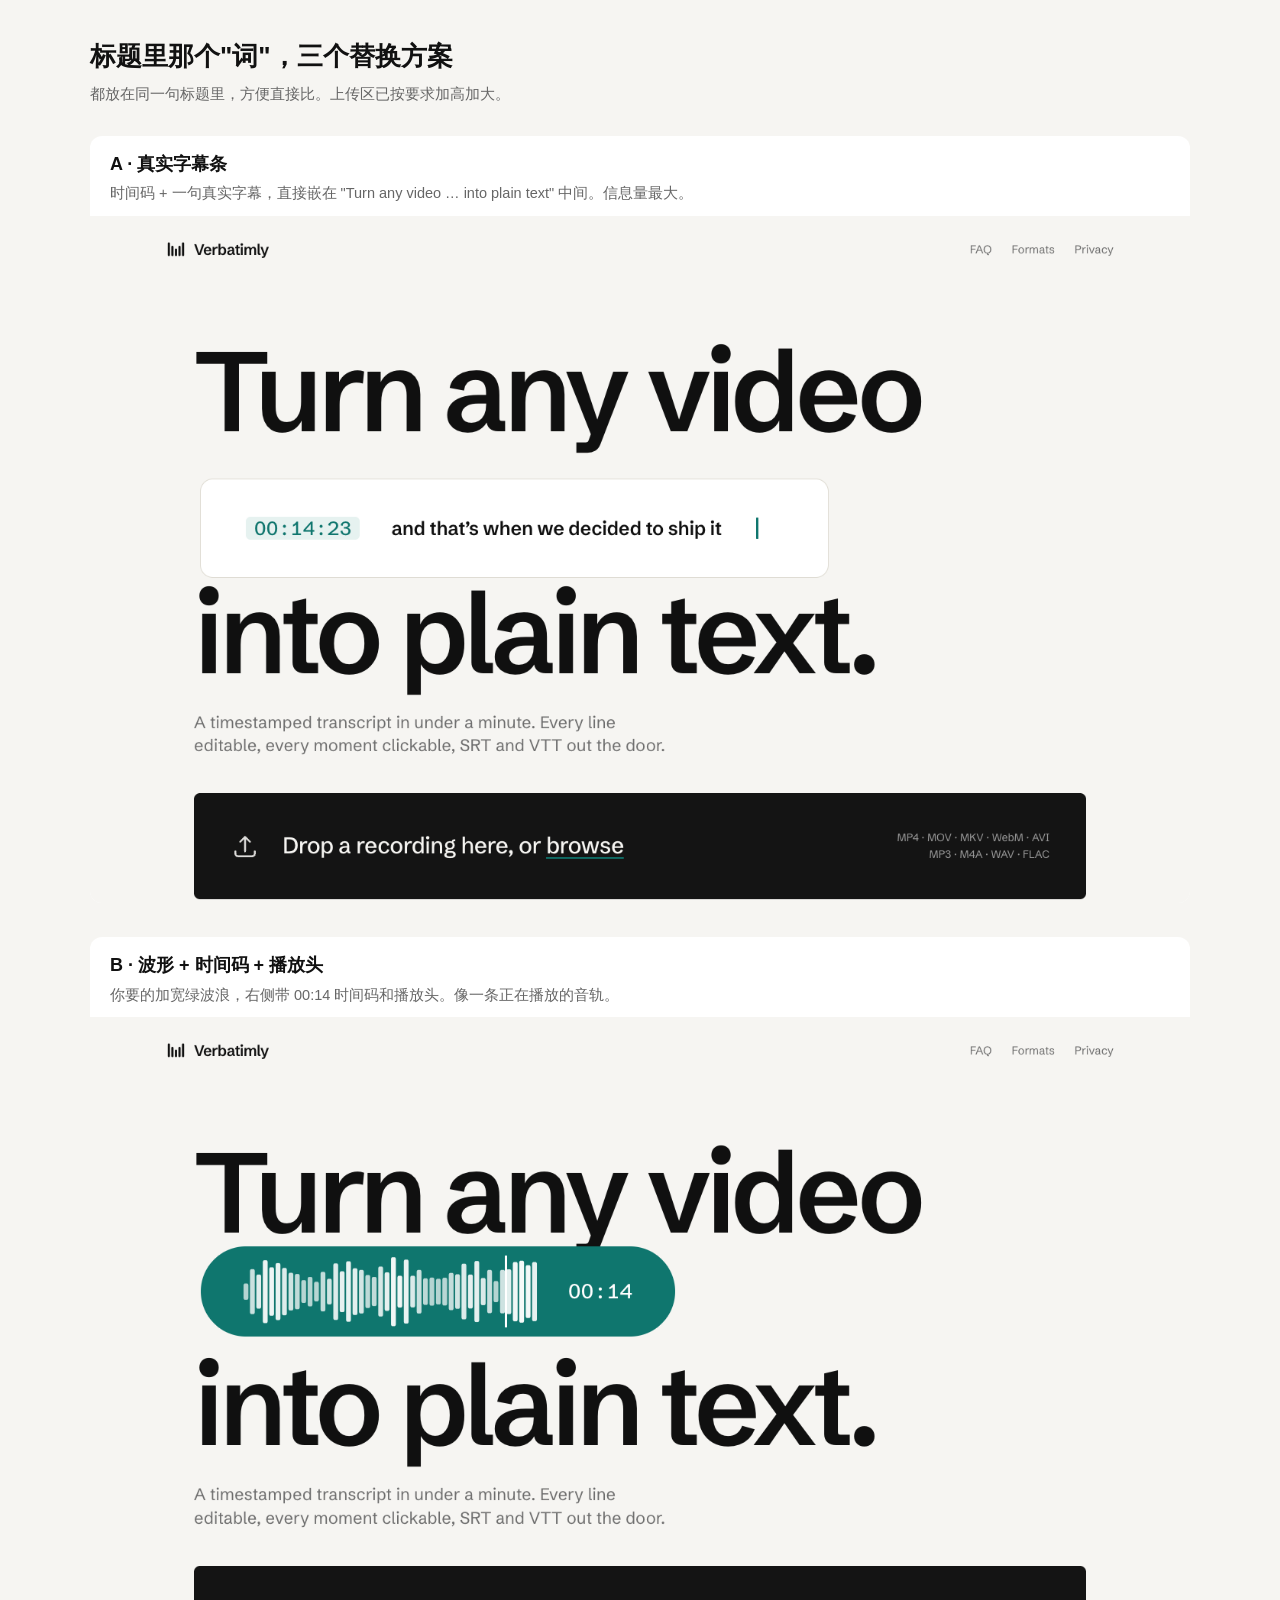
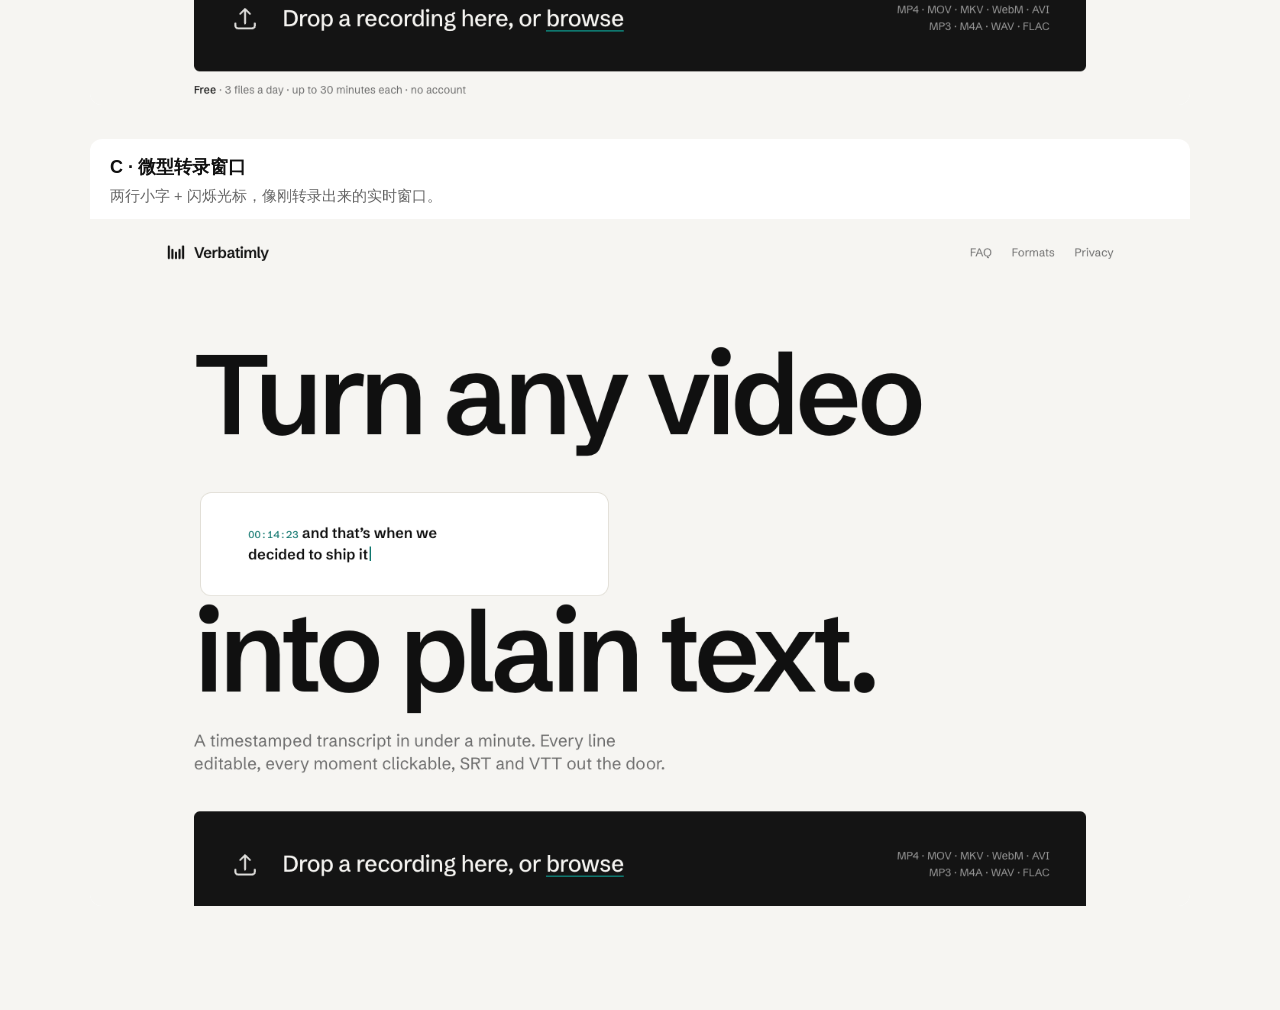
<file: design/comps/slots.html>
<!DOCTYPE html>
<html lang="zh-CN">
<head>
<meta charset="utf-8">
<title>标题里那个"词" —— 三个方案</title>
<style>
  body{margin:0;background:#f6f5f2;color:#111;font:16px/1.6 -apple-system,"PingFang SC",sans-serif}
  .wrap{max-width:1100px;margin:0 auto;padding:36px 24px 70px}
  h1{font-size:26px;margin:0 0 4px}
  .lead{color:#666;margin:0 0 30px;font-size:15px}
  section{margin:0 0 34px;background:#fff;border-radius:12px;overflow:hidden}
  .cap{padding:14px 20px 10px}
  .cap b{font-size:18px}
  .cap p{margin:4px 0 0;color:#666;font-size:14.5px}
  img{display:block;width:100%;height:auto}
</style>
</head>
<body>
<div class="wrap">
  <h1>标题里那个"词"，三个替换方案</h1>
  <p class="lead">都放在同一句标题里，方便直接比。上传区已按要求加高加大。</p>

  <section>
    <div class="cap"><b>A · 真实字幕条</b><p>时间码 + 一句真实字幕，直接嵌在 "Turn any video … into plain text" 中间。信息量最大。</p></div>
    <img src="../shots/slot-a.png" alt="A 真实字幕条">
  </section>

  <section>
    <div class="cap"><b>B · 波形 + 时间码 + 播放头</b><p>你要的加宽绿波浪，右侧带 00:14 时间码和播放头。像一条正在播放的音轨。</p></div>
    <img src="../shots/slot-b.png" alt="B 波形条">
  </section>

  <section>
    <div class="cap"><b>C · 微型转录窗口</b><p>两行小字 + 闪烁光标，像刚转录出来的实时窗口。</p></div>
    <img src="../shots/slot-c.png" alt="C 转录窗口">
  </section>
</div>
</body>
</html>
</file>
